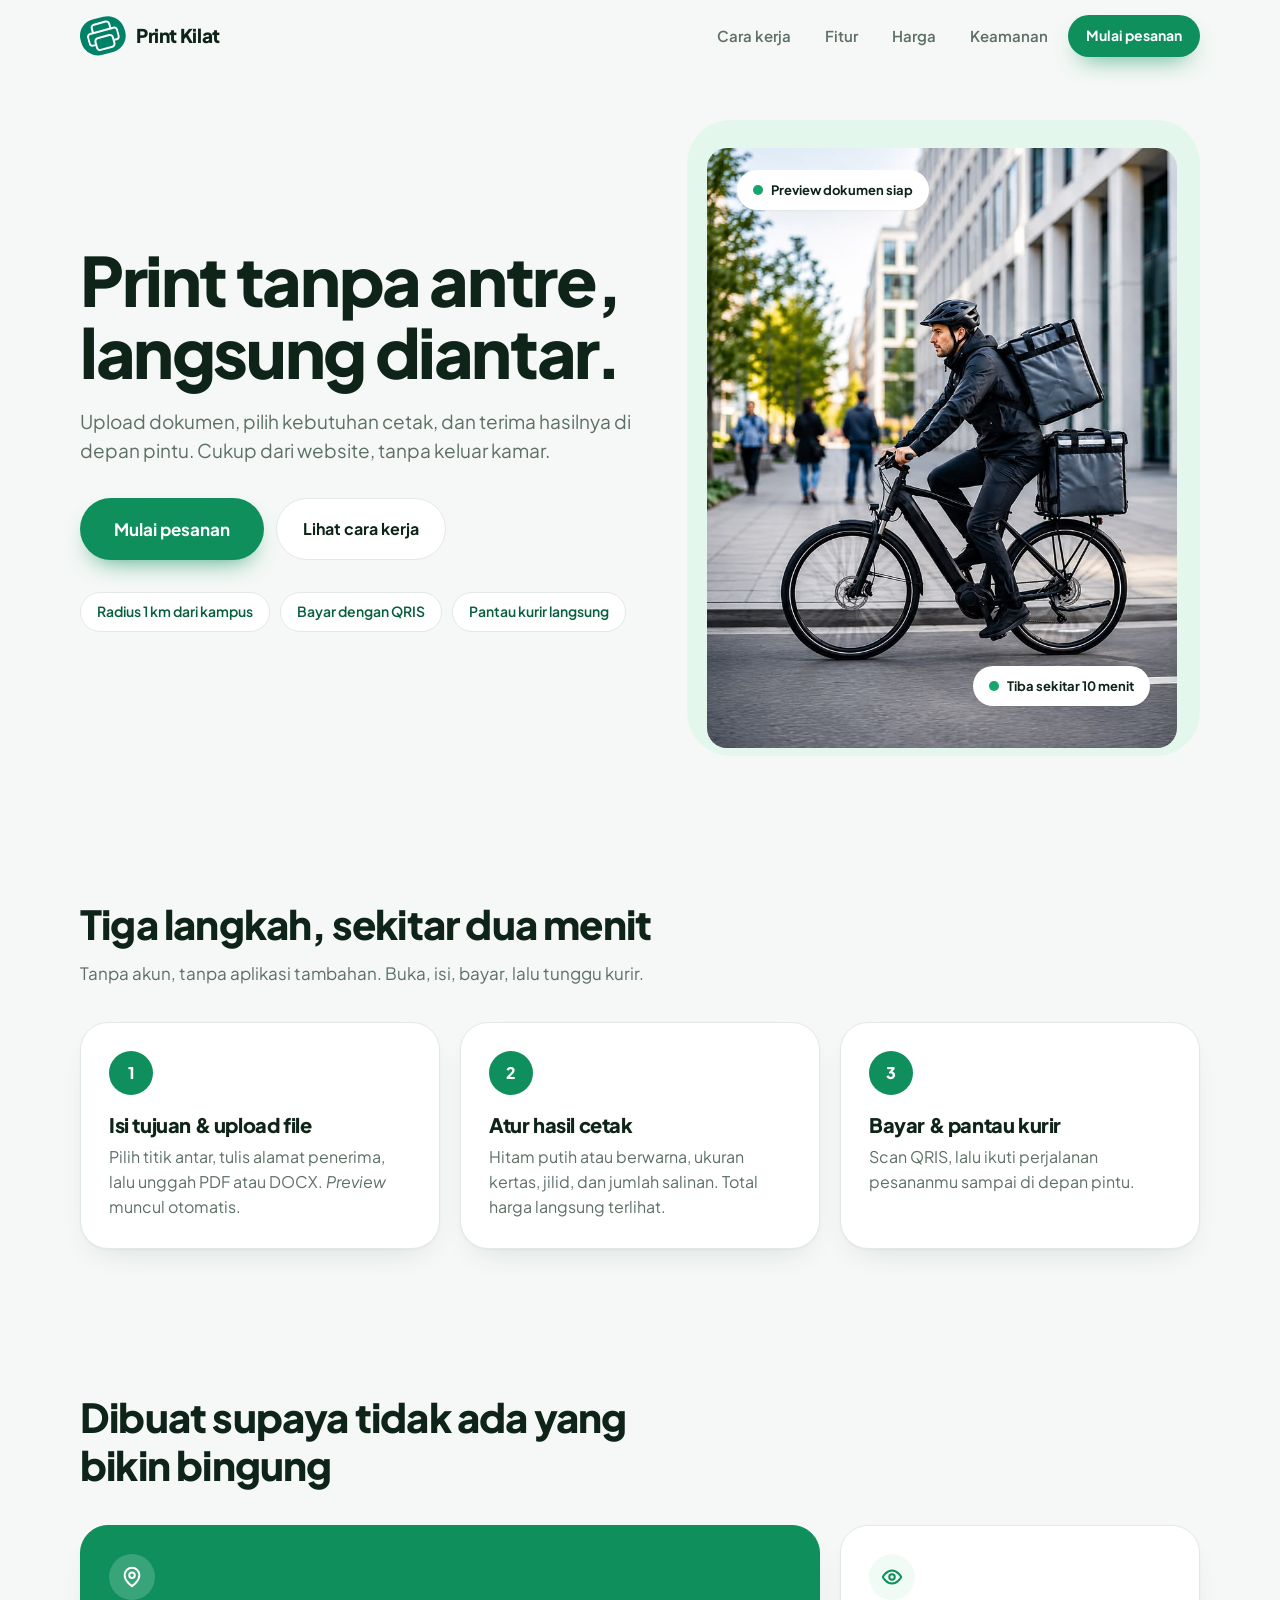
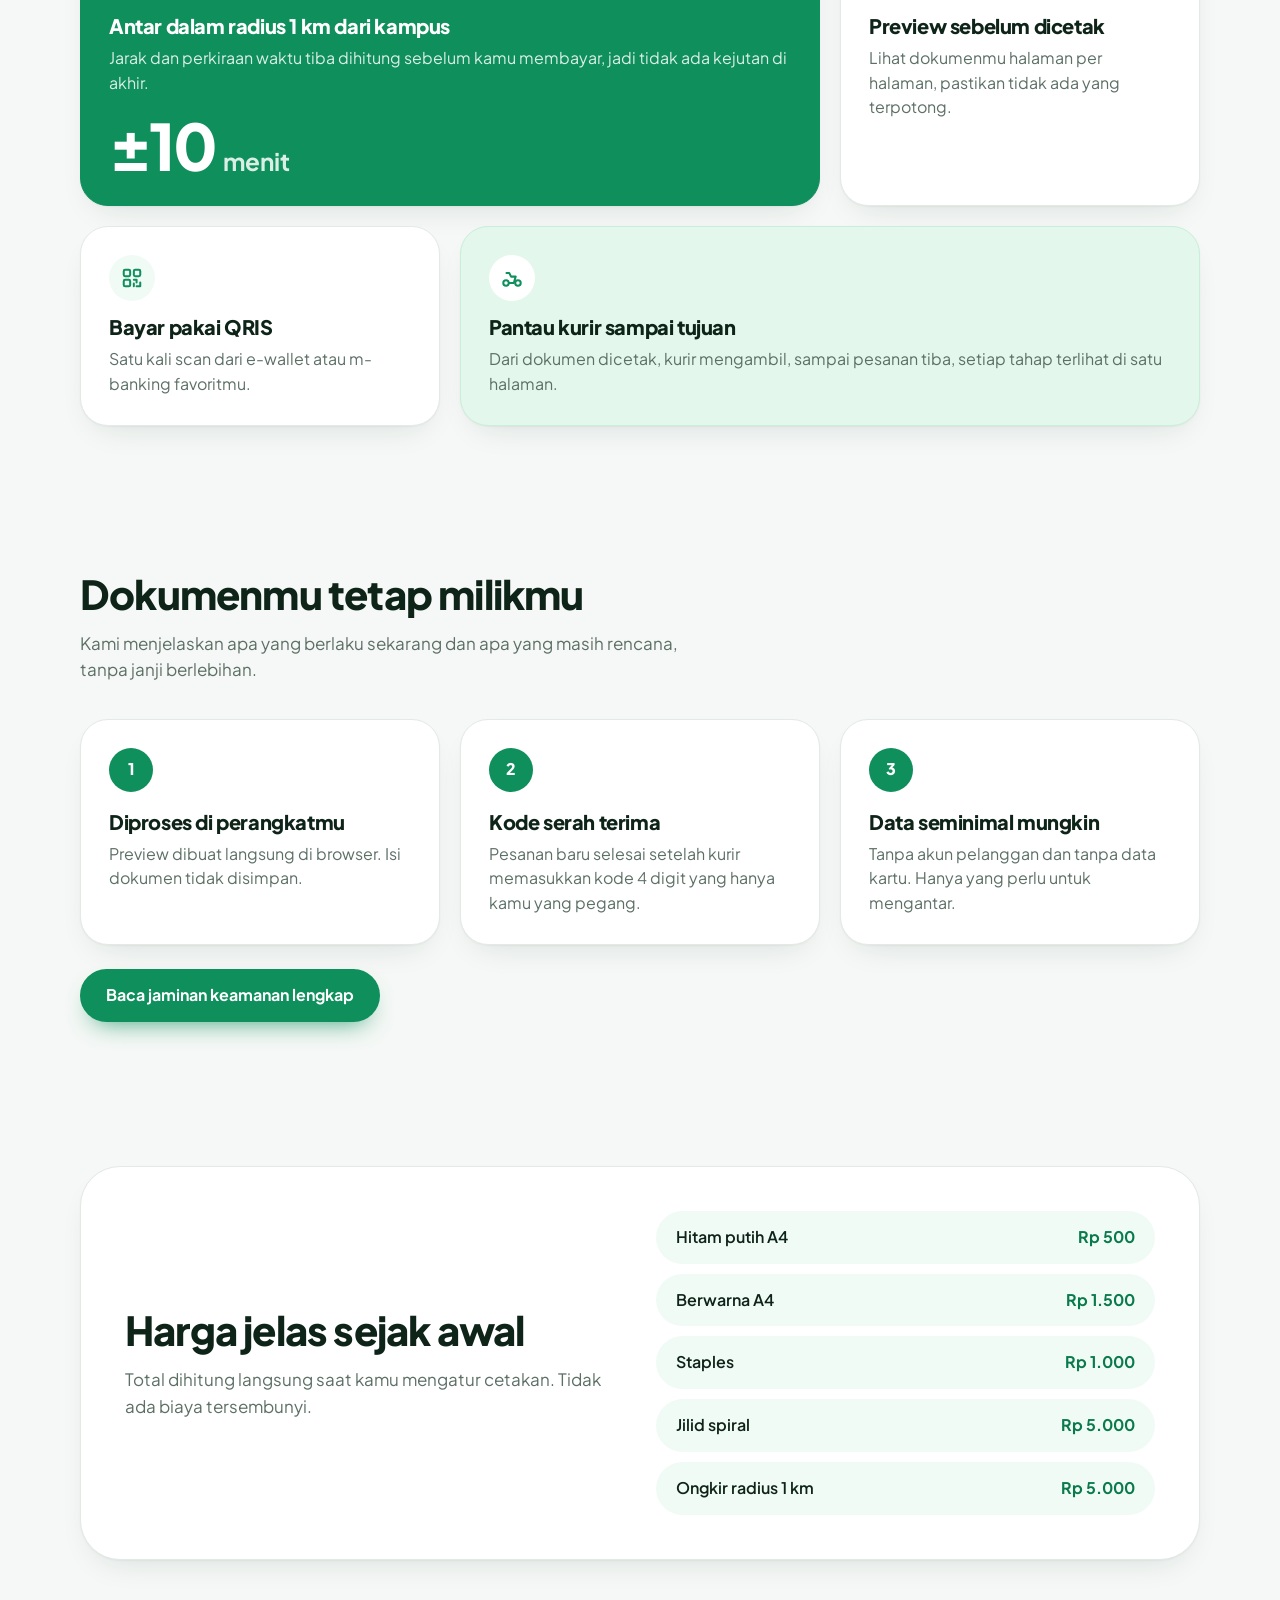
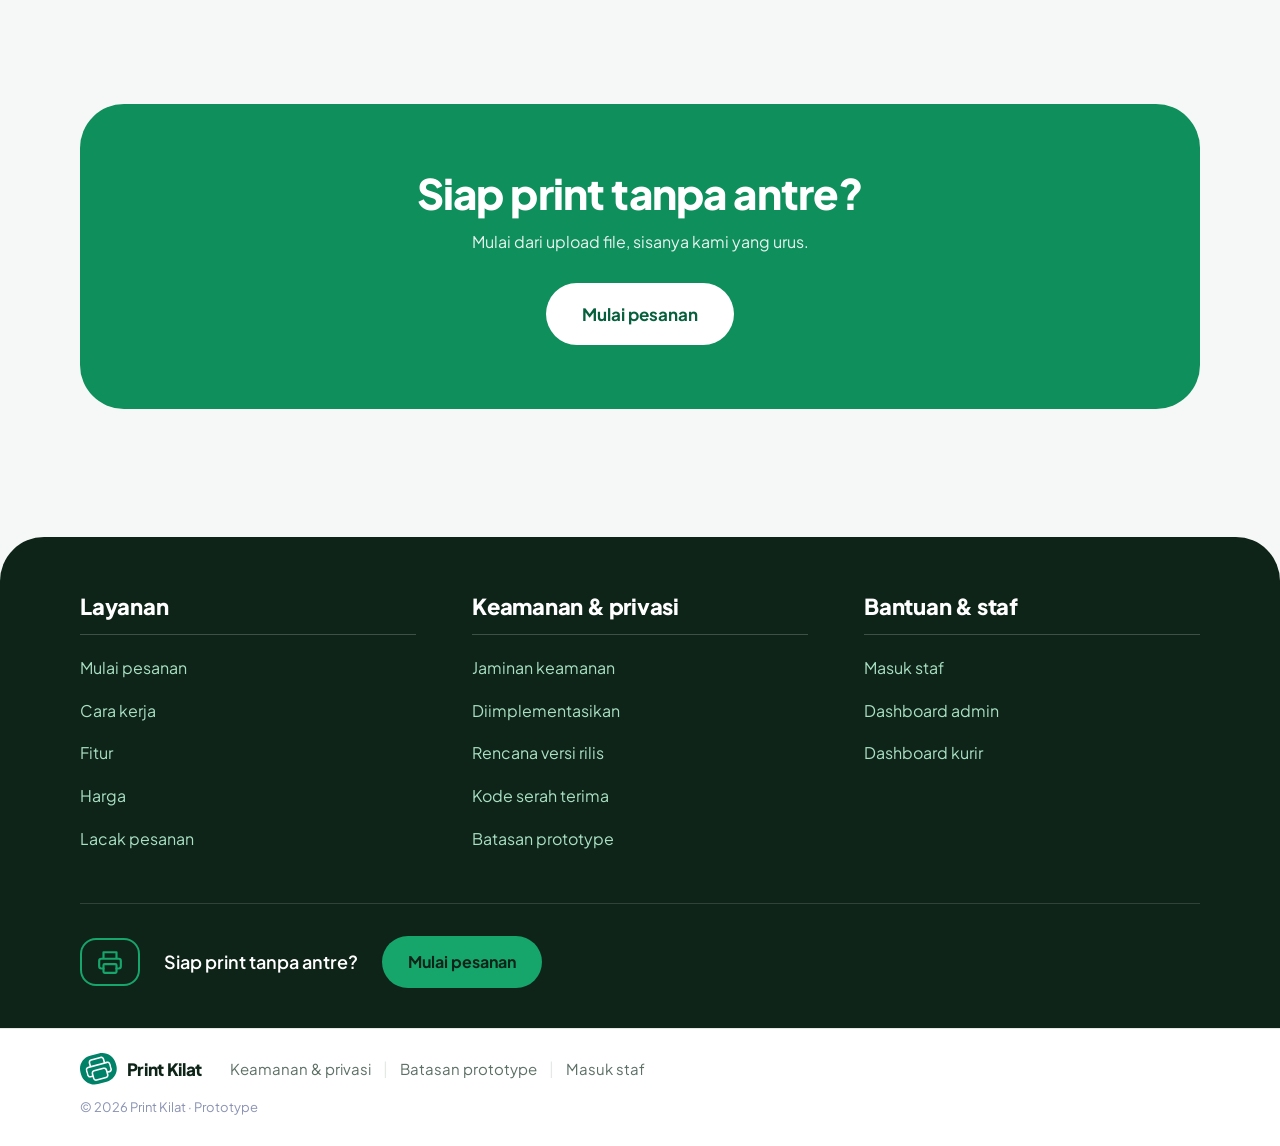
<file: index.html>
<!doctype html>
<html lang="id">
  <head>
    <meta charset="UTF-8" />
    <meta name="viewport" content="width=device-width, initial-scale=1.0" />
    <title>Print Kilat - Print tanpa antre</title>
    <meta
      name="description"
      content="Print Kilat — upload dokumen, pilih kebutuhan cetak, dan terima hasilnya tanpa antre."
    />
    <meta name="theme-color" content="#0e8f5c" />
    <link rel="icon" href="assets/logo.svg" type="image/svg+xml" />
    <link rel="preconnect" href="https://fonts.googleapis.com" />
    <link rel="preconnect" href="https://fonts.gstatic.com" crossorigin />
    <link
      href="https://fonts.googleapis.com/css2?family=Plus+Jakarta+Sans:wght@400;500;600;700;800&display=swap"
      rel="stylesheet"
    />
    <link rel="stylesheet" href="css/style.css" />
  </head>
  <body>
    <header class="site-header">
      <div class="container">
        <a class="logo" href="index.html" aria-label="Print Kilat, ke beranda">
          <img
            class="logo-img"
            src="assets/logo.svg"
            alt=""
            width="40"
            height="40"
          />
          <span class="logo-text">Print Kilat</span>
        </a>
        <nav class="nav" aria-label="Navigasi utama">
          <a class="link" href="#cara-kerja">Cara kerja</a>
          <a class="link" href="#fitur">Fitur</a>
          <a class="link" href="#harga">Harga</a>
          <a class="link" href="keamanan.html">Keamanan</a>
          <a class="btn btn-primary btn-sm" href="order.html">Mulai pesanan</a>
        </nav>
      </div>
    </header>

    <main>
      <section class="container hero">
        <div>
          <h1>Print tanpa antre, langsung diantar.</h1>
          <p class="hero-lead">
            Upload dokumen, pilih kebutuhan cetak, dan terima hasilnya di depan
            pintu. Cukup dari website, tanpa keluar kamar.
          </p>
          <div class="hero-cta">
            <a class="btn btn-primary" href="order.html">Mulai pesanan</a>
            <a class="btn btn-ghost" href="#cara-kerja">Lihat cara kerja</a>
          </div>
          <ul class="hero-facts" aria-label="Keunggulan singkat">
            <li>Radius 1 km dari kampus</li>
            <li>Bayar dengan QRIS</li>
            <li>Pantau kurir langsung</li>
          </ul>
        </div>

        <div class="hero-art" aria-hidden="true">
          <span class="art-chip c1"><i></i>Preview dokumen siap</span>
          <span class="art-chip c2"><i></i>Tiba sekitar 10 menit</span>
          <div class="image">
            <img src="assets/sepeda.jpg" alt="bike" width="400" height="600" />
          </div>
        </div>
      </section>

      <section class="section container" id="cara-kerja">
        <div class="section-head">
          <h2>Tiga langkah, sekitar dua menit</h2>
          <p>
            Tanpa akun, tanpa aplikasi tambahan. Buka, isi, bayar, lalu tunggu
            kurir.
          </p>
        </div>
        <div class="how">
          <article class="card">
            <div class="how-num">1</div>
            <h3>Isi tujuan &amp; upload file</h3>
            <p>
              Pilih titik antar, tulis alamat penerima, lalu unggah PDF atau
              DOCX. <i>Preview</i> muncul otomatis.
            </p>
          </article>
          <article class="card">
            <div class="how-num">2</div>
            <h3>Atur hasil cetak</h3>
            <p>
              Hitam putih atau berwarna, ukuran kertas, jilid, dan jumlah
              salinan. Total harga langsung terlihat.
            </p>
          </article>
          <article class="card">
            <div class="how-num">3</div>
            <h3>Bayar &amp; pantau kurir</h3>
            <p>
              Scan QRIS, lalu ikuti perjalanan pesananmu sampai di depan pintu.
            </p>
          </article>
        </div>
      </section>

      <section class="section container" id="fitur">
        <div class="section-head">
          <h2>Dibuat supaya tidak ada yang bikin bingung</h2>
        </div>
        <div class="bento">
          <article class="card wide">
            <span class="icon-badge"
              ><svg
                width="22"
                height="22"
                viewBox="0 0 24 24"
                fill="none"
                stroke="currentColor"
                stroke-width="2.2"
                stroke-linecap="round"
                stroke-linejoin="round"
                aria-hidden="true"
              >
                <path d="M20 10c0 6-8 12-8 12S4 16 4 10a8 8 0 0 1 16 0Z" />
                <circle cx="12" cy="10" r="3" /></svg
            ></span>
            <h3>Antar dalam radius 1 km dari kampus</h3>
            <p>
              Jarak dan perkiraan waktu tiba dihitung sebelum kamu membayar,
              jadi tidak ada kejutan di akhir.
            </p>
            <div class="big-metric">±10<small>menit</small></div>
          </article>
          <article class="card">
            <span class="icon-badge"
              ><svg
                width="22"
                height="22"
                viewBox="0 0 24 24"
                fill="none"
                stroke="currentColor"
                stroke-width="2.2"
                stroke-linecap="round"
                stroke-linejoin="round"
                aria-hidden="true"
              >
                <path d="M2 12s3.5-7 10-7 10 7 10 7-3.5 7-10 7S2 12 2 12Z" />
                <circle cx="12" cy="12" r="3" /></svg
            ></span>
            <h3>Preview sebelum dicetak</h3>
            <p>
              Lihat dokumenmu halaman per halaman, pastikan tidak ada yang
              terpotong.
            </p>
          </article>
          <article class="card">
            <span class="icon-badge"
              ><svg
                width="22"
                height="22"
                viewBox="0 0 24 24"
                fill="none"
                stroke="currentColor"
                stroke-width="2.2"
                stroke-linecap="round"
                stroke-linejoin="round"
                aria-hidden="true"
              >
                <rect x="3" y="3" width="7" height="7" rx="1.5" />
                <rect x="14" y="3" width="7" height="7" rx="1.5" />
                <rect x="3" y="14" width="7" height="7" rx="1.5" />
                <path d="M14 14h3v3m4 0v4h-4m-3-3v3" /></svg
            ></span>
            <h3>Bayar pakai QRIS</h3>
            <p>Satu kali scan dari e-wallet atau m-banking favoritmu.</p>
          </article>
          <article
            class="card wide"
            style="
              background: var(--mint-100);
              border-color: var(--mint-200);
              color: var(--ink);
            "
          >
            <span
              class="icon-badge"
              style="background: #fff; color: var(--green-600)"
              ><svg
                width="22"
                height="22"
                viewBox="0 0 24 24"
                fill="none"
                stroke="currentColor"
                stroke-width="2.2"
                stroke-linecap="round"
                stroke-linejoin="round"
                aria-hidden="true"
              >
                <circle cx="5.5" cy="17.5" r="3" />
                <circle cx="18.5" cy="17.5" r="3" />
                <path d="M8.5 17.5H14l2-7h-5l-2-4H6M14 10.5h2" /></svg
            ></span>
            <h3>Pantau kurir sampai tujuan</h3>
            <p style="color: var(--muted)">
              Dari dokumen dicetak, kurir mengambil, sampai pesanan tiba, setiap
              tahap terlihat di satu halaman.
            </p>
          </article>
        </div>
      </section>

      <section class="section container" id="keamanan">
        <div class="section-head">
          <h2>Dokumenmu tetap milikmu</h2>
          <p>
            Kami menjelaskan apa yang berlaku sekarang dan apa yang masih
            rencana, tanpa janji berlebihan.
          </p>
        </div>
        <div class="how">
          <article class="card">
            <div class="how-num">1</div>
            <h3>Diproses di perangkatmu</h3>
            <p>
              Preview dibuat langsung di browser. Isi dokumen tidak disimpan.
            </p>
          </article>
          <article class="card">
            <div class="how-num">2</div>
            <h3>Kode serah terima</h3>
            <p>
              Pesanan baru selesai setelah kurir memasukkan kode 4 digit yang
              hanya kamu yang pegang.
            </p>
          </article>
          <article class="card">
            <div class="how-num">3</div>
            <h3>Data seminimal mungkin</h3>
            <p>
              Tanpa akun pelanggan dan tanpa data kartu. Hanya yang perlu untuk
              mengantar.
            </p>
          </article>
        </div>
        <p style="margin-top: 24px">
          <a class="btn btn-primary" href="keamanan.html"
            >Baca jaminan keamanan lengkap</a
          >
        </p>
      </section>

      <section class="section container" id="harga">
        <div class="price-band">
          <div class="section-head" style="margin: 0">
            <h2>Harga jelas sejak awal</h2>
            <p>
              Total dihitung langsung saat kamu mengatur cetakan. Tidak ada
              biaya tersembunyi.
            </p>
          </div>
          <ul class="price-list">
            <li>Hitam putih A4 <strong data-price="pp.bw">…</strong></li>
            <li>Berwarna A4 <strong data-price="pp.color">…</strong></li>
            <li>Staples <strong data-price="bind.staples">…</strong></li>
            <li>Jilid spiral <strong data-price="bind.spiral">…</strong></li>
            <li>Ongkir radius 1 km <strong data-price="delivery">…</strong></li>
          </ul>
        </div>
      </section>

      <section class="section container">
        <div class="cta-band">
          <h2>Siap print tanpa antre?</h2>
          <p>Mulai dari upload file, sisanya kami yang urus.</p>
          <a class="btn" href="order.html">Mulai pesanan</a>
        </div>
      </section>
    </main>

    <footer class="site-footer" id="site-footer">
      <noscript
        ><div class="container kf-nojs">
          Print Kilat · <a href="index.html">Beranda</a> ·
          <a href="order.html">Mulai pesanan</a> ·
          <a href="keamanan.html">Keamanan</a> ·
          <a href="login.html">Masuk staf</a>
        </div></noscript
      >
    </footer>

    <script src="js/config.js"></script>
    <script src="js/footer.js"></script>
    <script src="js/landing.js"></script>
  </body>
</html>
</file>
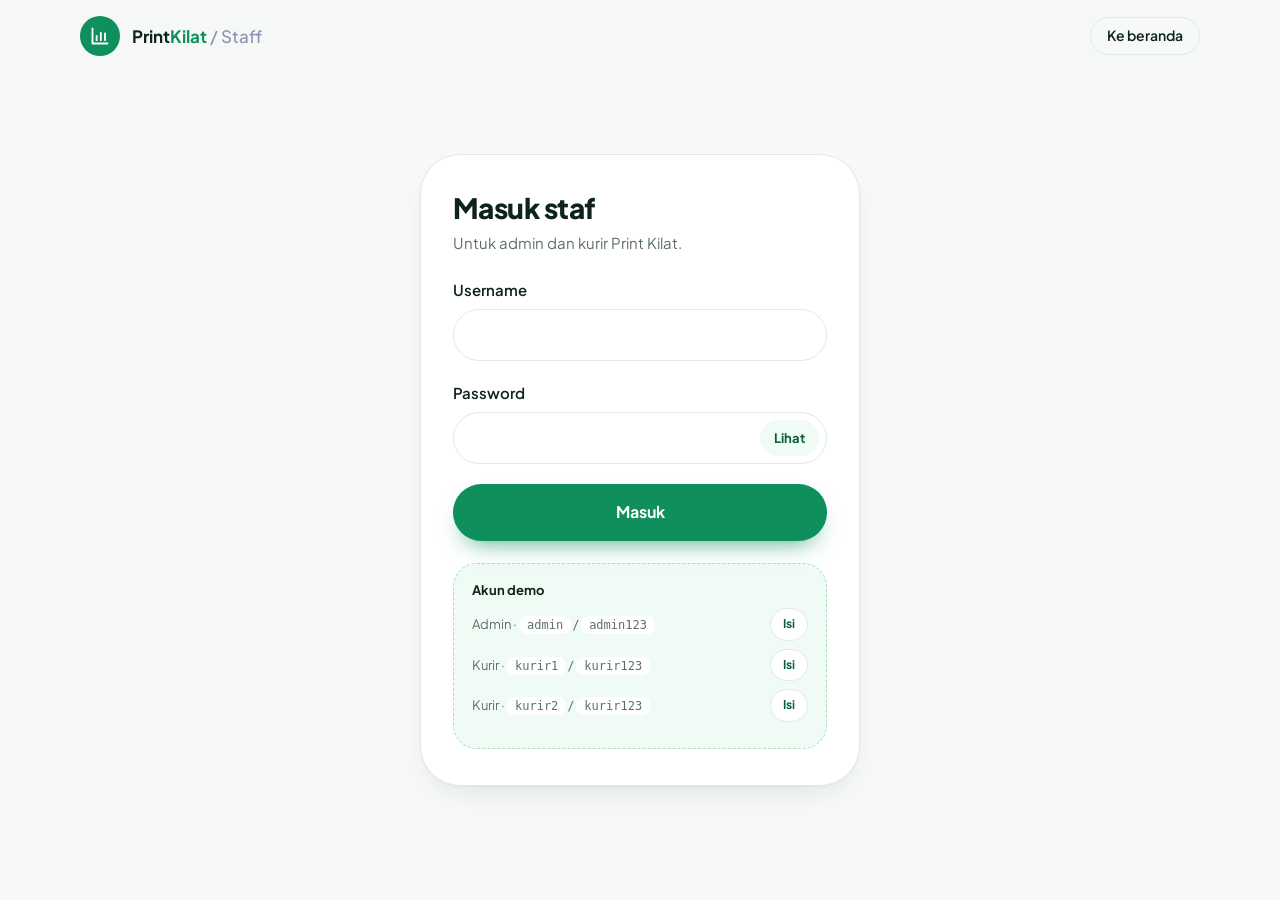
<file: admin.html>
<!doctype html>
<html lang="id">
  <head>
    <meta charset="UTF-8" />
    <meta name="viewport" content="width=device-width, initial-scale=1.0" />
    <meta name="theme-color" content="#0e8f5c" />
    <meta name="robots" content="noindex" />
    <link rel="icon" href="assets/logo.svg" type="image/svg+xml" />
    <link rel="preconnect" href="https://fonts.googleapis.com" />
    <link rel="preconnect" href="https://fonts.gstatic.com" crossorigin />
    <link
      href="https://fonts.googleapis.com/css2?family=Plus+Jakarta+Sans:wght@400;500;600;700;800&display=swap"
      rel="stylesheet"
    />
    <link rel="stylesheet" href="css/style.css" />
    <link rel="stylesheet" href="css/staff.css" />
    <title>Dashboard Admin - Print Kilat</title>
    <script src="js/config.js"></script>
    <script src="js/auth.js"></script>
    <script>
      window.KilatAuth.guard("admin");
    </script>
  </head>
  <body class="staff">
    <header class="site-header">
      <div class="container">
        <a class="staff-brand" href="admin.html"
          ><span class="staff-mark"
            ><svg
              width="20"
              height="20"
              viewBox="0 0 24 24"
              fill="none"
              stroke="currentColor"
              stroke-width="2.2"
              stroke-linecap="round"
              stroke-linejoin="round"
              aria-hidden="true"
            >
              <path d="M3 3v18h18M8 17v-5M13 17V8M18 17v-8" /></svg></span
          ><span class="staff-name">Print<b>Kilat</b> <i>/ Staff</i></span></a
        >
        <div class="staff-user">
          <span id="whoLabel"></span
          ><button type="button" class="pill-btn" id="btnLogout">Keluar</button>
        </div>
      </div>
    </header>

    <main class="container staff-main">
      <span class="role-chip">Admin dashboard</span>
      <h1 id="hello">Halo, Admin.</h1>
      <p class="lead">Pantau alur pesanan Print Kilat dari satu tempat.</p>

      <section class="stat-grid" aria-label="Ringkasan">
        <div class="stat">
          <span class="icon-badge"
            ><svg
              width="20"
              height="20"
              viewBox="0 0 24 24"
              fill="none"
              stroke="currentColor"
              stroke-width="2.2"
              stroke-linecap="round"
              stroke-linejoin="round"
              aria-hidden="true"
            >
              <rect x="5" y="3" width="14" height="18" rx="3" />
              <path d="M9 3h6v3H9zM9 11h6M9 15h6" /></svg
          ></span>
          <p class="stat-label">Total pesanan</p>
          <p class="stat-value" id="statTotal">0</p>
        </div>
        <div class="stat">
          <span class="icon-badge"
            ><svg
              width="20"
              height="20"
              viewBox="0 0 24 24"
              fill="none"
              stroke="currentColor"
              stroke-width="2.2"
              stroke-linecap="round"
              stroke-linejoin="round"
              aria-hidden="true"
            >
              <path d="M3 6h11v10H3zM14 9h4l3 3v4h-7" />
              <circle cx="7" cy="18" r="2" />
              <circle cx="17" cy="18" r="2" /></svg
          ></span>
          <p class="stat-label">Masih berjalan</p>
          <p class="stat-value" id="statRunning">0</p>
        </div>
        <div class="stat">
          <span class="icon-badge"
            ><svg
              width="20"
              height="20"
              viewBox="0 0 24 24"
              fill="none"
              stroke="currentColor"
              stroke-width="2.2"
              stroke-linecap="round"
              stroke-linejoin="round"
              aria-hidden="true"
            >
              <path d="M3 3v18h18M8 17v-5M13 17V8M18 17v-8" /></svg
          ></span>
          <p class="stat-label">Pendapatan</p>
          <p class="stat-value" id="statRevenue">Rp0</p>
        </div>
      </section>

      <section class="card list-card" aria-labelledby="listTitle">
        <div class="list-head">
          <h2 id="listTitle">Pesanan terbaru</h2>
          <span class="count-chip" id="countChip">0 order</span>
        </div>
        <div
          class="filters"
          id="filters"
          role="group"
          aria-label="Filter pesanan"
        ></div>
        <div class="order-list" id="orderList"></div>
      </section>

      <div class="demo-tools">
        <p>
          Alat demo. Data pesanan tersimpan di browser ini saja, jadi pesanan
          dari perangkat lain tidak akan muncul di sini.
        </p>
        <button type="button" class="btn btn-ghost btn-sm" id="btnSeed">
          Isi data contoh
        </button>
        <button type="button" class="btn btn-ghost btn-sm" id="btnClear">
          Hapus semua data
        </button>
      </div>
    </main>

    <script src="js/db.js"></script>
    <script src="js/pricing.js"></script>
    <script src="js/orderview.js"></script>
    <script src="js/admin.js"></script>
  </body>
</html>
</file>
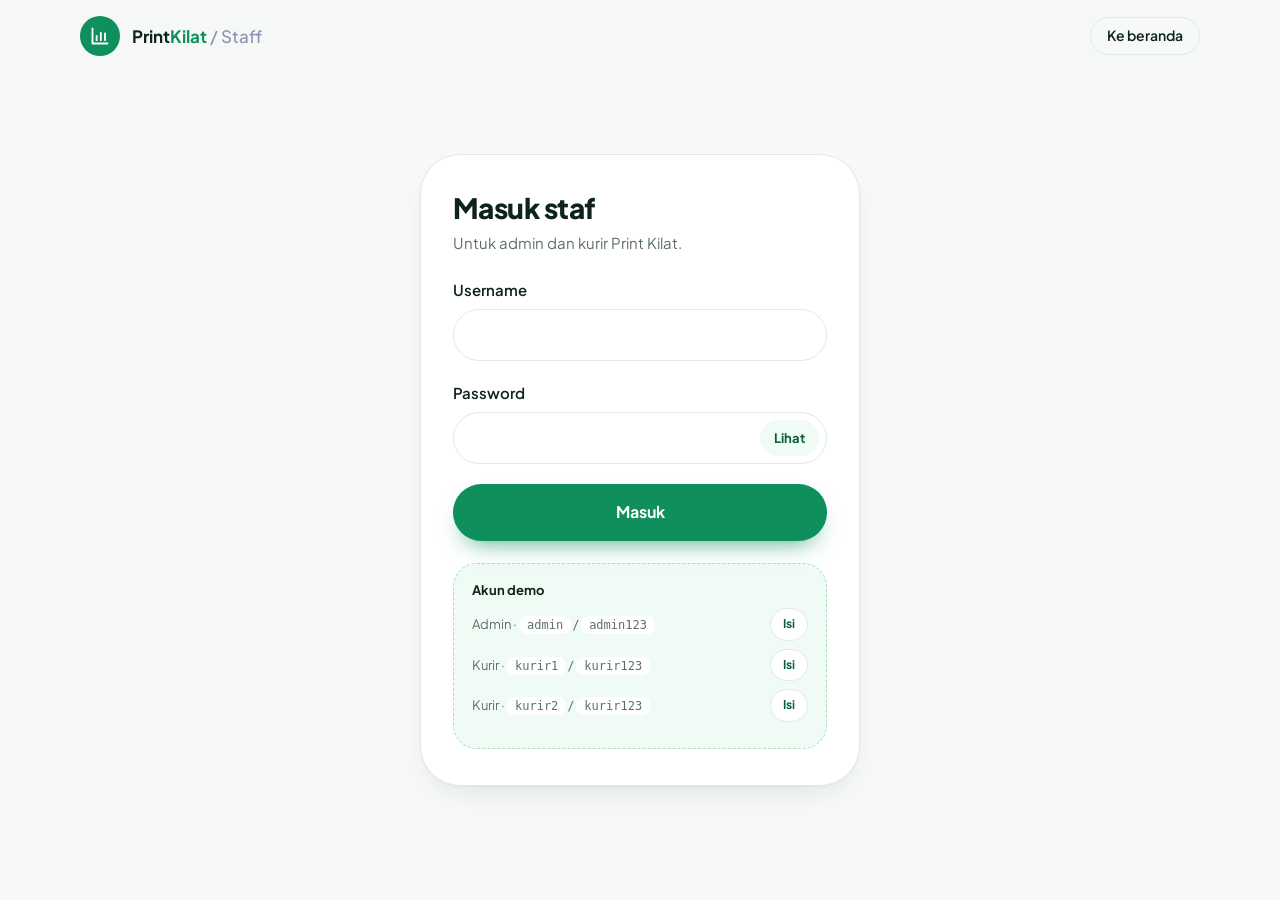
<file: courier.html>
<!doctype html>
<html lang="id">
  <head>
    <meta charset="UTF-8" />
    <meta name="viewport" content="width=device-width, initial-scale=1.0" />
    <meta name="theme-color" content="#0e8f5c" />
    <meta name="robots" content="noindex" />
    <title>Dashboard Kurir - Print Kilat</title>
    <link rel="icon" href="assets/logo.svg" type="image/svg+xml" />
    <link rel="preconnect" href="https://fonts.googleapis.com" />
    <link rel="preconnect" href="https://fonts.gstatic.com" crossorigin />
    <link
      href="https://fonts.googleapis.com/css2?family=Plus+Jakarta+Sans:wght@400;500;600;700;800&display=swap"
      rel="stylesheet"
    />
    <link rel="stylesheet" href="css/style.css" />
    <link rel="stylesheet" href="css/staff.css" />
    <script src="js/config.js"></script>
    <script src="js/auth.js"></script>
    <script>
      window.KilatAuth.guard("courier");
    </script>
  </head>
  <body class="staff">
    <header class="site-header">
      <div class="container">
        <a class="staff-brand" href="courier.html"
          ><span class="staff-mark"
            ><svg
              width="20"
              height="20"
              viewBox="0 0 24 24"
              fill="none"
              stroke="currentColor"
              stroke-width="2.2"
              stroke-linecap="round"
              stroke-linejoin="round"
              aria-hidden="true"
            >
              <path d="M3 3v18h18M8 17v-5M13 17V8M18 17v-9" /></svg></span
          ><span class="staff-name">Print<b>Kilat</b> <i>/ Staff</i></span></a
        >
        <div class="staff-user">
          <span id="whoLabel"></span
          ><button type="button" class="pill-btn" id="btnLogout">Keluar</button>
        </div>
      </div>
    </header>

    <main class="container staff-main">
      <span class="role-chip">Courier dashboard</span>
      <h1 id="hello">Halo, kurir.</h1>
      <p class="lead">Pantau alur pesanan Print Kilat dari satu tempat.</p>

      <section class="card tasks-card" aria-labelledby="tasksTitle">
        <div class="card-head">
          <div>
            <h2 id="tasksTitle">Tugas pengantaran</h2>
            <p class="sub">Klik tombol untuk mensimulasikan progres pesanan.</p>
          </div>
          <span class="icon-badge"
            ><svg
              width="20"
              height="20"
              viewBox="0 0 24 24"
              fill="none"
              stroke="currentColor"
              stroke-width="2.2"
              stroke-linecap="round"
              stroke-linejoin="round"
              aria-hidden="true"
            >
              <path d="M3 6h11v10H3zM14 9h4l3 3v4h-7" />
              <circle cx="7" cy="18" r="2" />
              <circle cx="17" cy="18" r="2" /></svg
          ></span>
        </div>
        <p class="task-msg" id="taskMsg" role="alert" hidden></p>
        <div class="task-list" id="taskList" aria-live="polite"></div>
      </section>

      <section class="done-list" id="doneBox" hidden>
        <h3>Sudah kamu selesaikan</h3>
        <div id="doneList"></div>
      </section>
    </main>

    <script src="js/db.js"></script>
    <script src="js/orderview.js"></script>
    <script src="js/courier.js"></script>
  </body>
</html>
</file>
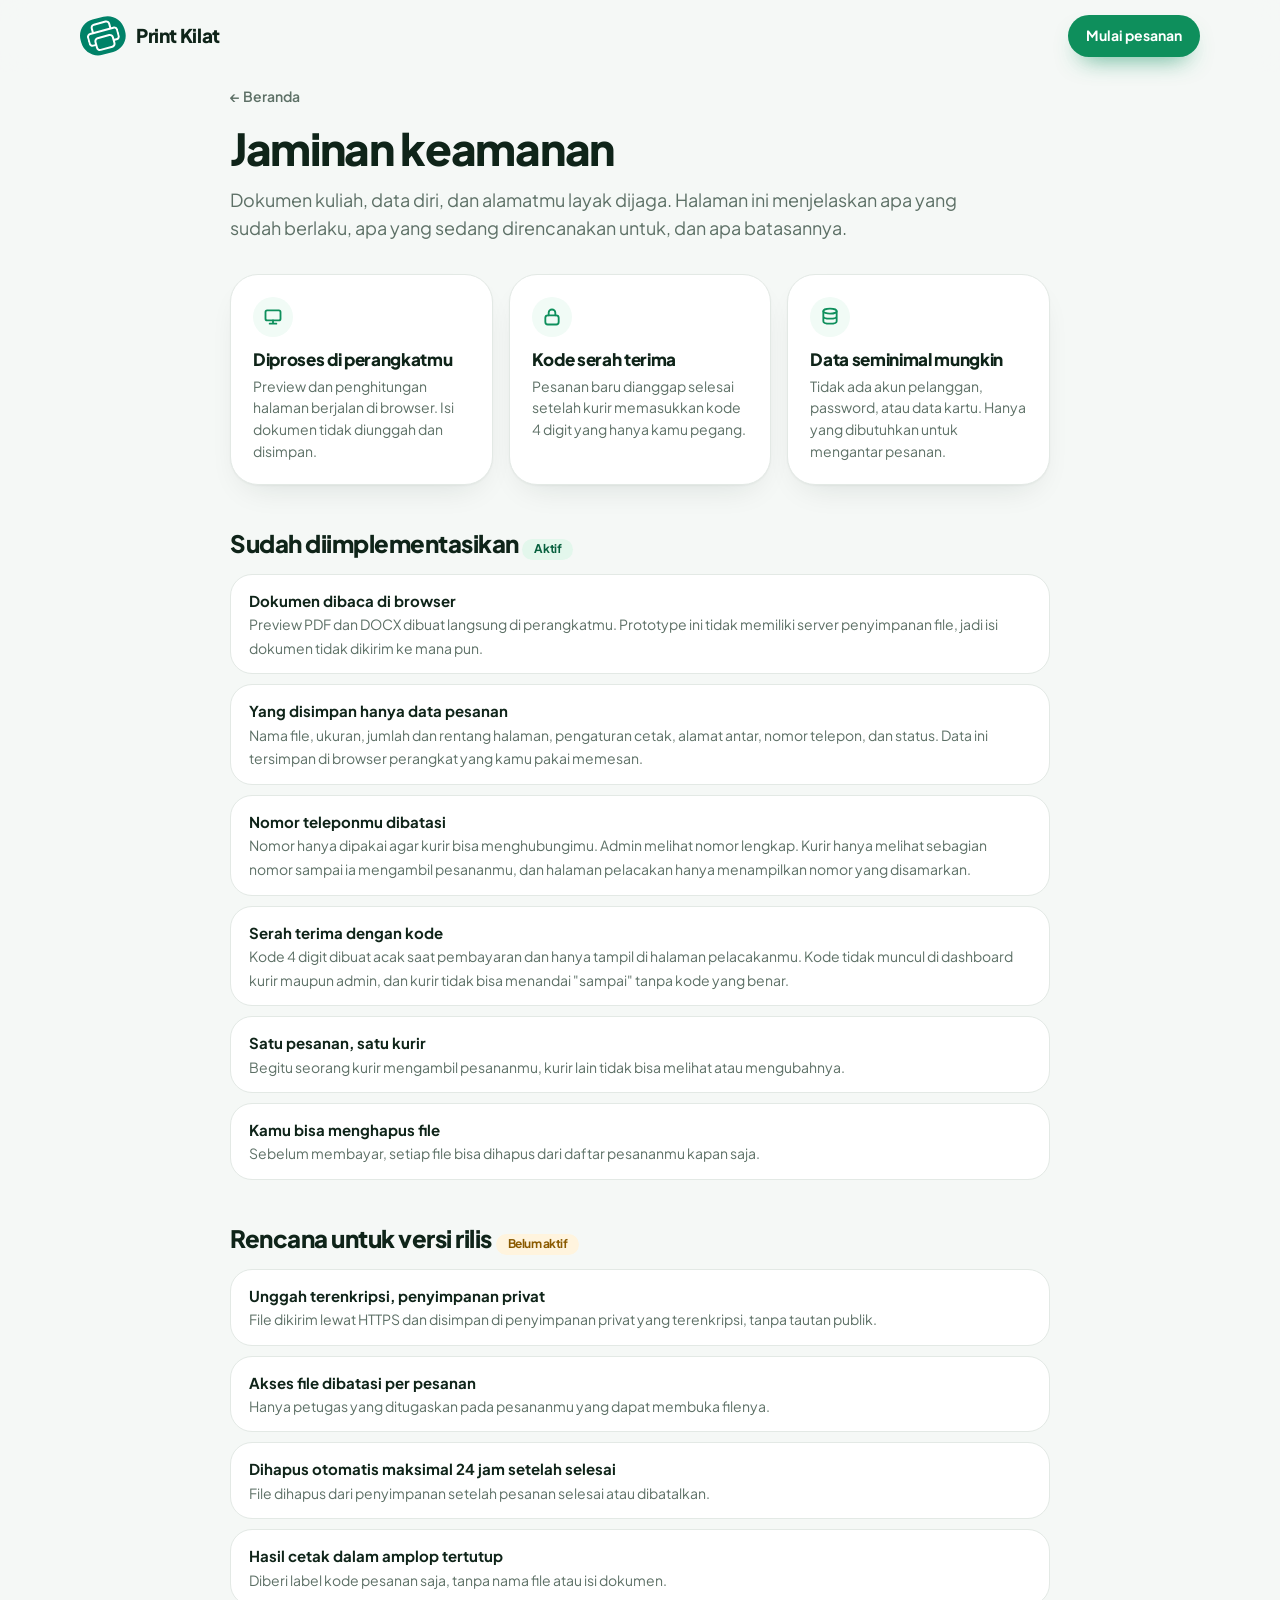
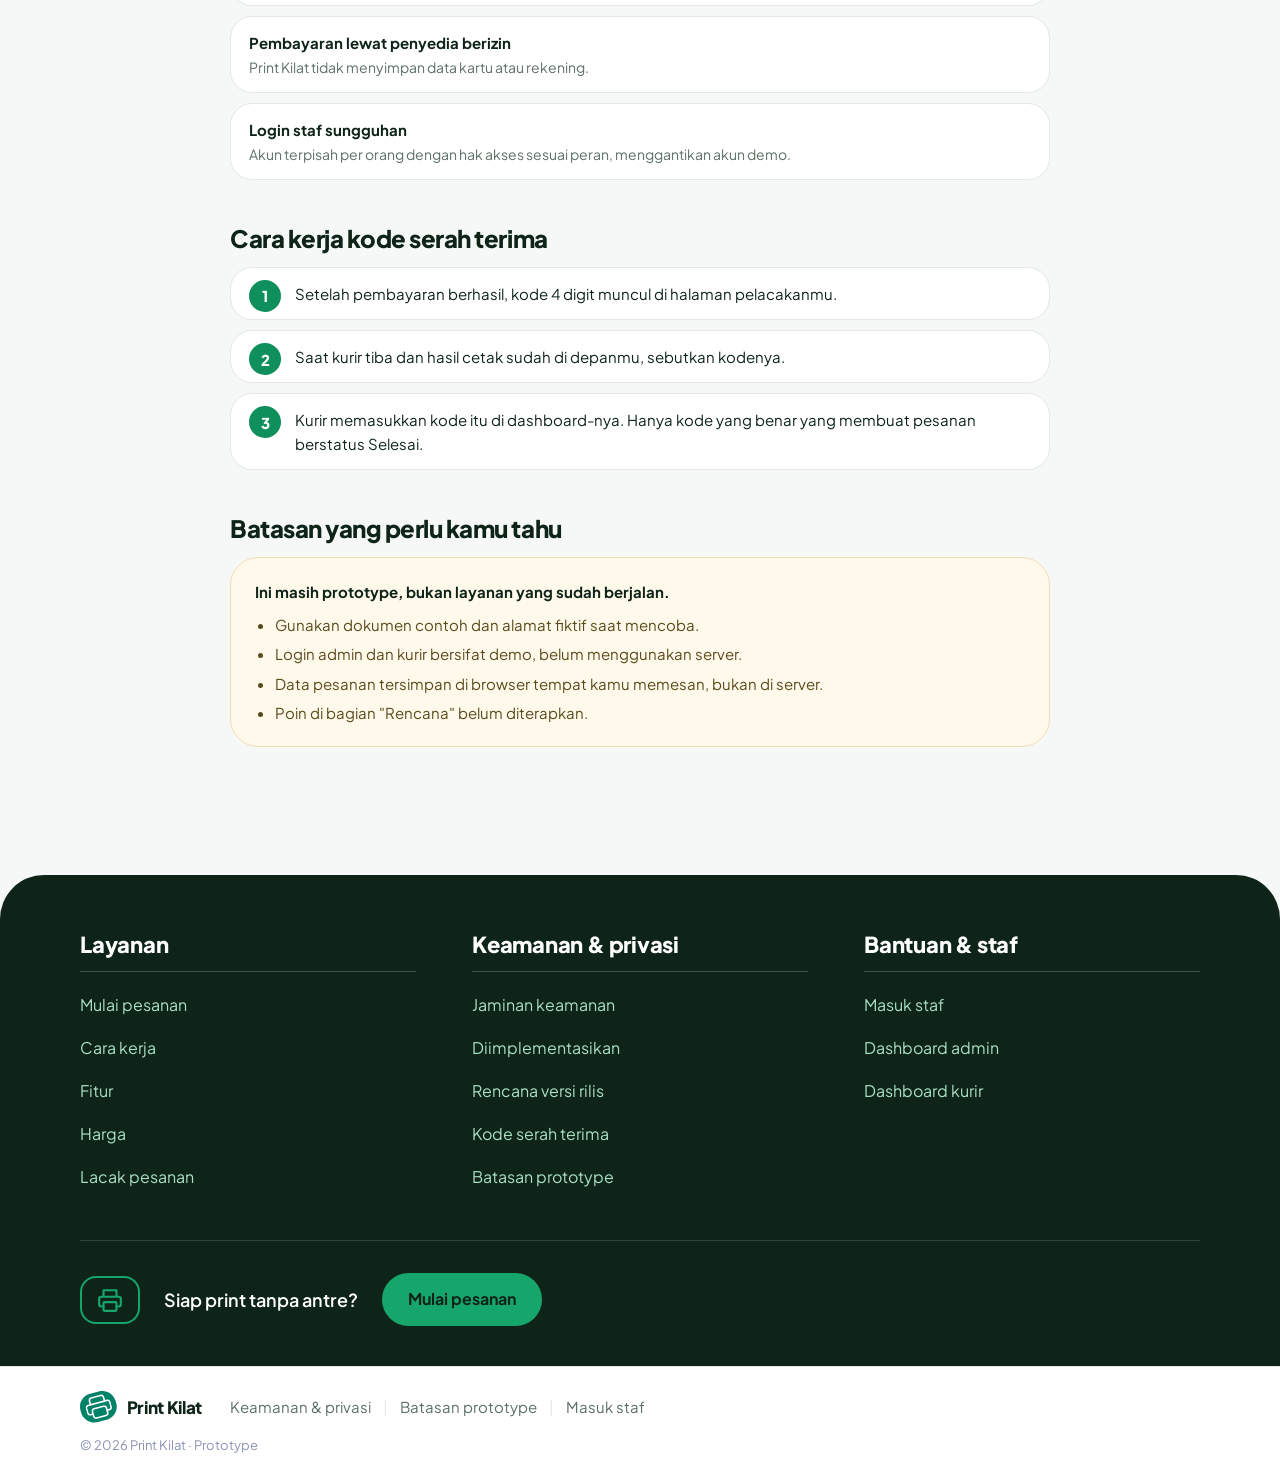
<file: keamanan.html>
<!doctype html>
<html lang="id">
  <head>
    <meta charset="UTF-8" />
    <meta name="viewport" content="width=device-width, initial-scale=1.0" />
    <title>Jaminan Keamanan - Print Kilat</title>
    <meta
      name="description"
      content="Apa yang dilakukan Print Kilat untuk menjaga dokumen dan data pelanggan, apa yang sudah berlaku di prototype, dan apa yang direncanakan."
    />
    <meta name="theme-color" content="#0e8f5c" />
    <link rel="icon" href="assets/logo.svg" type="image/svg+xml" />
    <link rel="preconnect" href="https://fonts.googleapis.com" />
    <link rel="preconnect" href="https://fonts.gstatic.com" crossorigin />
    <link
      href="https://fonts.googleapis.com/css2?family=Plus+Jakarta+Sans:wght@400;500;600;700;800&display=swap"
      rel="stylesheet"
    />
    <link rel="stylesheet" href="css/style.css" />
  </head>
  <body>
    <header class="site-header">
      <div class="container">
        <a class="logo" href="index.html" aria-label="Print Kilat, ke beranda">
          <img
            class="logo-img"
            src="assets/logo.svg"
            alt=""
            width="40"
            height="40"
          />
          <span class="logo-text">Print Kilat</span>
        </a>
        <nav class="nav" aria-label="Navigasi utama">
          <a class="btn btn-primary btn-sm" href="order.html">Mulai pesanan</a>
        </nav>
      </div>
    </header>

    <main class="container doc-page">
      <a class="back" href="index.html">← Beranda</a>
      <h1>Jaminan keamanan</h1>
      <p class="lead">
        Dokumen kuliah, data diri, dan alamatmu layak dijaga. Halaman ini
        menjelaskan apa yang sudah berlaku, apa yang sedang direncanakan untuk,
        dan apa batasannya.
      </p>

      <div class="sec-grid">
        <article class="card">
          <span class="icon-badge"
            ><svg
              width="20"
              height="20"
              viewBox="0 0 24 24"
              fill="none"
              stroke="currentColor"
              stroke-width="2.2"
              stroke-linecap="round"
              stroke-linejoin="round"
              aria-hidden="true"
            >
              <rect x="3" y="4" width="18" height="12" rx="2" />
              <path d="M8 20h8M12 16v4" /></svg
          ></span>
          <h3>Diproses di perangkatmu</h3>
          <p>
            Preview dan penghitungan halaman berjalan di browser. Isi dokumen
            tidak diunggah dan disimpan.
          </p>
        </article>
        <article class="card">
          <span class="icon-badge"
            ><svg
              width="20"
              height="20"
              viewBox="0 0 24 24"
              fill="none"
              stroke="currentColor"
              stroke-width="2.2"
              stroke-linecap="round"
              stroke-linejoin="round"
              aria-hidden="true"
            >
              <rect x="4" y="10" width="16" height="11" rx="3" />
              <path d="M8 10V7a4 4 0 0 1 8 0v3" /></svg
          ></span>
          <h3>Kode serah terima</h3>
          <p>
            Pesanan baru dianggap selesai setelah kurir memasukkan kode 4 digit
            yang hanya kamu pegang.
          </p>
        </article>
        <article class="card">
          <span class="icon-badge"
            ><svg
              width="20"
              height="20"
              viewBox="0 0 24 24"
              fill="none"
              stroke="currentColor"
              stroke-width="2.2"
              stroke-linecap="round"
              stroke-linejoin="round"
              aria-hidden="true"
            >
              <ellipse cx="12" cy="5" rx="8" ry="3" />
              <path
                d="M4 5v6c0 1.7 3.6 3 8 3s8-1.3 8-3V5M4 11v6c0 1.7 3.6 3 8 3s8-1.3 8-3v-6"
              /></svg
          ></span>
          <h3>Data seminimal mungkin</h3>
          <p>
            Tidak ada akun pelanggan, password, atau data kartu. Hanya yang
            dibutuhkan untuk mengantar pesanan.
          </p>
        </article>
      </div>

      <h2 id="aktif">
        Sudah diimplementasikan <span class="badge-live">Aktif</span>
      </h2>
      <ul class="check-list">
        <li>
          <div>
            <b>Dokumen dibaca di browser</b
            ><span class="desc"
              >Preview PDF dan DOCX dibuat langsung di perangkatmu. Prototype
              ini tidak memiliki server penyimpanan file, jadi isi dokumen tidak
              dikirim ke mana pun.</span
            >
          </div>
        </li>
        <li>
          <div>
            <b>Yang disimpan hanya data pesanan</b
            ><span class="desc"
              >Nama file, ukuran, jumlah dan rentang halaman, pengaturan cetak,
              alamat antar, nomor telepon, dan status. Data ini tersimpan di
              browser perangkat yang kamu pakai memesan.</span
            >
          </div>
        </li>
        <li>
          <div>
            <b>Nomor teleponmu dibatasi</b
            ><span class="desc"
              >Nomor hanya dipakai agar kurir bisa menghubungimu. Admin melihat
              nomor lengkap. Kurir hanya melihat sebagian nomor sampai ia
              mengambil pesananmu, dan halaman pelacakan hanya menampilkan
              nomor yang disamarkan.</span
            >
          </div>
        </li>
        <li>
          <div>
            <b>Serah terima dengan kode</b
            ><span class="desc"
              >Kode 4 digit dibuat acak saat pembayaran dan hanya tampil di
              halaman pelacakanmu. Kode tidak muncul di dashboard kurir maupun
              admin, dan kurir tidak bisa menandai "sampai" tanpa kode yang
              benar.</span
            >
          </div>
        </li>
        <li>
          <div>
            <b>Satu pesanan, satu kurir</b
            ><span class="desc"
              >Begitu seorang kurir mengambil pesananmu, kurir lain tidak bisa
              melihat atau mengubahnya.</span
            >
          </div>
        </li>
        <li>
          <div>
            <b>Kamu bisa menghapus file</b
            ><span class="desc"
              >Sebelum membayar, setiap file bisa dihapus dari daftar pesananmu
              kapan saja.</span
            >
          </div>
        </li>
      </ul>

      <h2 id="rencana">
        Rencana untuk versi rilis <span class="badge-plan">Belum aktif</span>
      </h2>
      <ul class="check-list">
        <li>
          <div>
            <b>Unggah terenkripsi, penyimpanan privat</b
            ><span class="desc"
              >File dikirim lewat HTTPS dan disimpan di penyimpanan privat yang
              terenkripsi, tanpa tautan publik.</span
            >
          </div>
        </li>
        <li>
          <div>
            <b>Akses file dibatasi per pesanan</b
            ><span class="desc"
              >Hanya petugas yang ditugaskan pada pesananmu yang dapat membuka
              filenya.</span
            >
          </div>
        </li>
        <li>
          <div>
            <b>Dihapus otomatis maksimal 24 jam setelah selesai</b
            ><span class="desc"
              >File dihapus dari penyimpanan setelah pesanan selesai atau
              dibatalkan.</span
            >
          </div>
        </li>
        <li>
          <div>
            <b>Hasil cetak dalam amplop tertutup</b
            ><span class="desc"
              >Diberi label kode pesanan saja, tanpa nama file atau isi
              dokumen.</span
            >
          </div>
        </li>
        <li>
          <div>
            <b>Pembayaran lewat penyedia berizin</b
            ><span class="desc"
              >Print Kilat tidak menyimpan data kartu atau rekening.</span
            >
          </div>
        </li>
        <li>
          <div>
            <b>Login staf sungguhan</b
            ><span class="desc"
              >Akun terpisah per orang dengan hak akses sesuai peran,
              menggantikan akun demo.</span
            >
          </div>
        </li>
      </ul>

      <h2 id="kode">Cara kerja kode serah terima</h2>
      <ol class="steps-inline">
        <li>
          Setelah pembayaran berhasil, kode 4 digit muncul di halaman
          pelacakanmu.
        </li>
        <li>
          Saat kurir tiba dan hasil cetak sudah di depanmu, sebutkan kodenya.
        </li>
        <li>
          Kurir memasukkan kode itu di dashboard-nya. Hanya kode yang benar yang
          membuat pesanan berstatus Selesai.
        </li>
      </ol>

      <h2 id="batasan">Batasan yang perlu kamu tahu</h2>
      <div class="honest">
        <b>Ini masih prototype, bukan layanan yang sudah berjalan.</b>
        <ul>
          <li>Gunakan dokumen contoh dan alamat fiktif saat mencoba.</li>
          <li>
            Login admin dan kurir bersifat demo, belum menggunakan server.
          </li>
          <li>
            Data pesanan tersimpan di browser tempat kamu memesan, bukan di
            server.
          </li>
          <li>Poin di bagian "Rencana" belum diterapkan.</li>
        </ul>
      </div>

      <p id="contact" class="hint" style="margin-top: 28px" hidden></p>
    </main>

    <footer class="site-footer" id="site-footer">
      <noscript
        ><div class="container kf-nojs">
          Print Kilat · <a href="index.html">Beranda</a> ·
          <a href="order.html">Mulai pesanan</a> ·
          <a href="keamanan.html">Keamanan</a> ·
          <a href="login.html">Masuk staf</a>
        </div></noscript
      >
    </footer>

    <script src="js/config.js"></script>
    <script src="js/footer.js"></script>
    <script>
      (function () {
        var c = window.KILAT_CONFIG && window.KILAT_CONFIG.supportContact;
        if (!c) return;
        var p = document.getElementById("contact");
        p.textContent = "Pertanyaan keamanan atau permintaan hapus data: " + c;
        p.hidden = false;
      })();
    </script>
  </body>
</html>
</file>
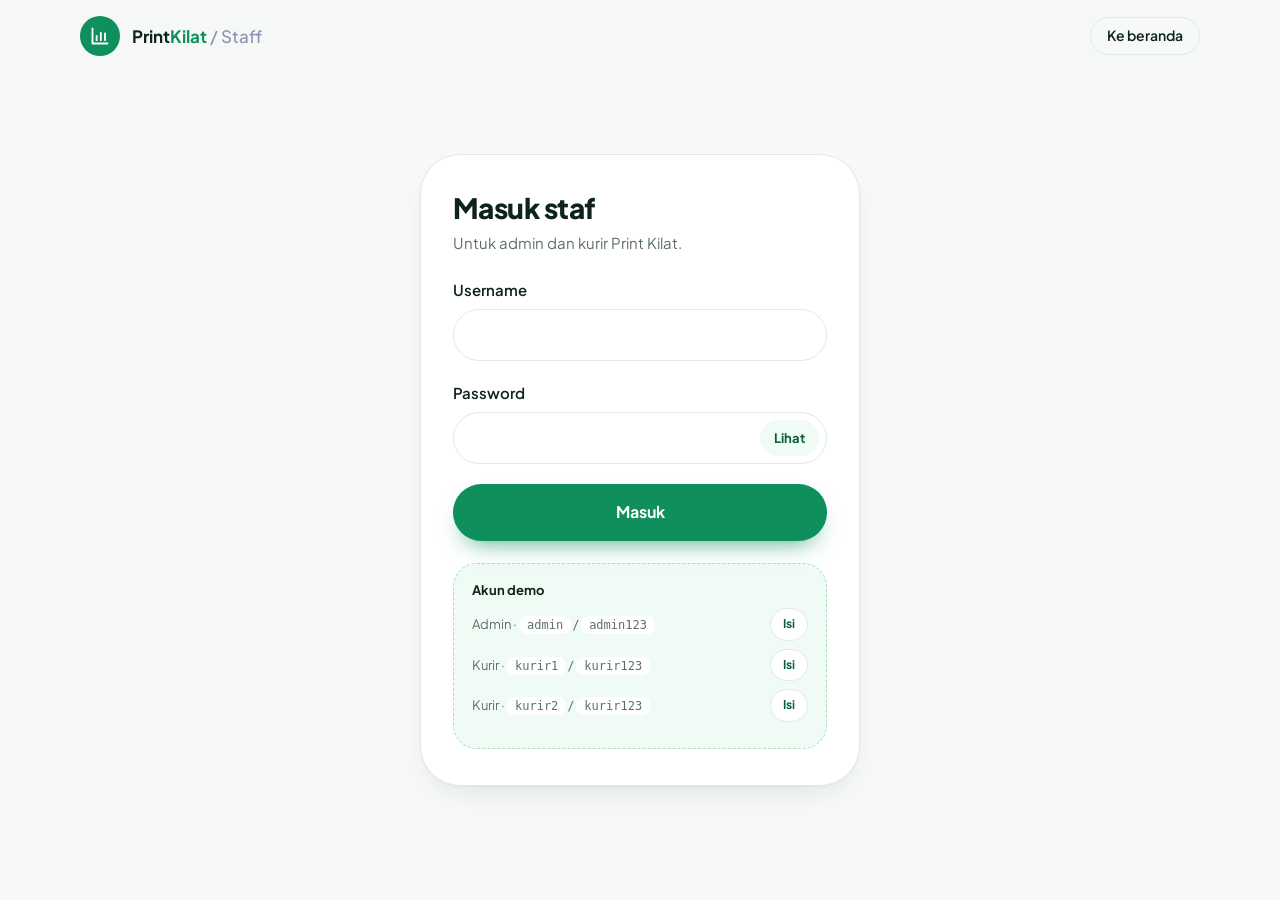
<file: login.html>
<!doctype html>
<html lang="id">
  <head>
    <meta charset="UTF-8" />
    <meta name="viewport" content="width=device-width, initial-scale=1.0" />
    <meta name="theme-color" content="#0e8f5c" />
    <meta name="robots" content="noindex" />
    <link rel="icon" href="assets/logo.svg" type="image/svg+xml" />
    <link rel="preconnect" href="https://fonts.googleapis.com" />
    <link rel="preconnect" href="https://fonts.gstatic.com" crossorigin />
    <link
      href="https://fonts.googleapis.com/css2?family=Plus+Jakarta+Sans:wght@400;500;600;700;800&display=swap"
      rel="stylesheet"
    />
    <link rel="stylesheet" href="css/style.css" />
    <link rel="stylesheet" href="css/staff.css" />
    <title>Masuk Staff - Print Kilat</title>
  </head>
  <body class="staff">
    <header class="site-header">
      <div class="container">
        <a class="staff-brand" href="index.html"
          ><span class="staff-mark"
            ><svg
              width="20"
              height="20"
              viewBox="0 0 24 24"
              fill="none"
              stroke="currentColor"
              stroke-width="2.2"
              stroke-linecap="round"
              stroke-linejoin="round"
              aria-hidden="true"
            >
              <path d="M3 3v18h18M8 17v-5M13 17V8M18 17v-8" /></svg></span
          ><span class="staff-name">Print<b>Kilat</b> <i>/ Staff</i></span></a
        >
        <a class="pill-btn" href="index.html" style="text-decoration: none"
          >Ke beranda</a
        >
      </div>
    </header>

    <main class="login-wrap">
      <section class="card login-card" aria-labelledby="loginTitle">
        <h1 id="loginTitle">Masuk staf</h1>
        <p class="lead">Untuk admin dan kurir Print Kilat.</p>

        <form id="loginForm" novalidate>
          <div class="field">
            <label for="username">Username</label>
            <input
              class="input"
              id="username"
              name="username"
              type="text"
              autocomplete="username"
              autocapitalize="none"
              spellcheck="false"
              required
            />
          </div>
          <div class="field">
            <label for="password">Password</label>
            <div class="pw-wrap">
              <input
                class="input"
                id="password"
                name="password"
                type="password"
                autocomplete="current-password"
                required
              />
              <button
                type="button"
                class="pw-toggle"
                id="pwToggle"
                aria-controls="password"
              >
                Lihat
              </button>
            </div>
          </div>
          <p class="form-error" id="loginError" role="alert" hidden></p>
          <button class="btn btn-primary btn-block" type="submit" id="btnLogin">
            Masuk
          </button>
        </form>

        <div class="hint-box" id="demoHint" hidden>
          <p>Akun demo</p>
          <ul id="demoList"></ul>
          <div class="warn"></div>
        </div>
      </section>
    </main>

    <script src="js/config.js"></script>
    <script src="js/auth.js"></script>
    <script src="js/login.js"></script>
  </body>
</html>
</file>
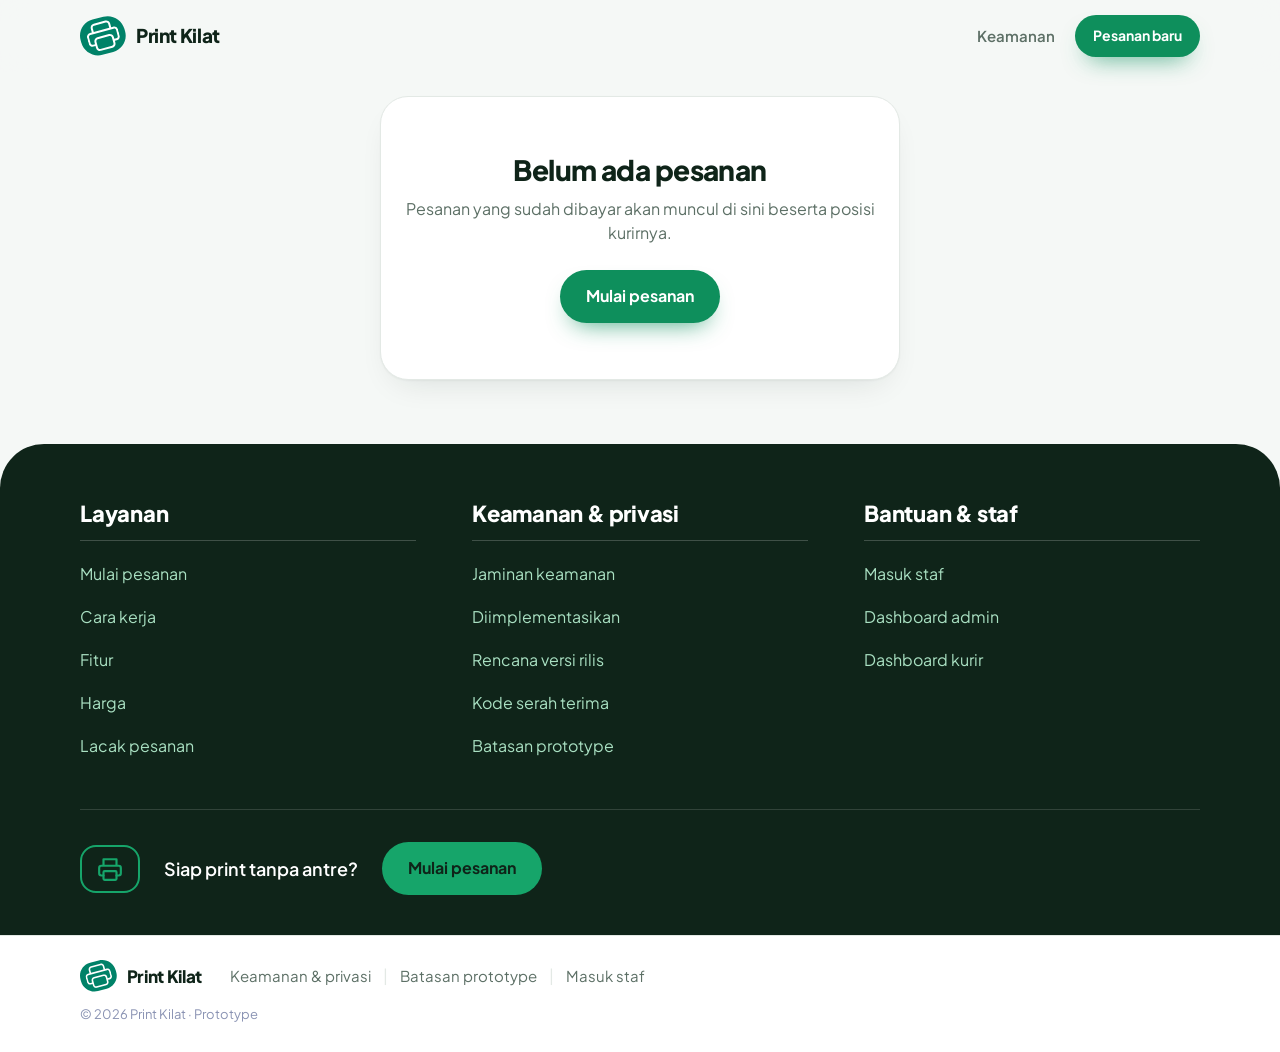
<file: tracking.html>
<!doctype html>
<html lang="id">
  <head>
    <meta charset="UTF-8" />
    <meta name="viewport" content="width=device-width, initial-scale=1.0" />
    <title>Lacak Pesanan - Print Kilat</title>
    <meta name="theme-color" content="#0e8f5c" />
    <link rel="icon" href="assets/logo.svg" type="image/svg+xml" />
    <link rel="preconnect" href="https://fonts.googleapis.com" />
    <link rel="preconnect" href="https://fonts.gstatic.com" crossorigin />
    <link
      href="https://fonts.googleapis.com/css2?family=Plus+Jakarta+Sans:wght@400;500;600;700;800&display=swap"
      rel="stylesheet"
    />
    <link rel="stylesheet" href="css/style.css" />
  </head>
  <body>
    <header class="site-header">
      <div class="container">
        <a class="logo" href="index.html" aria-label="Print Kilat, ke beranda">
          <img
            class="logo-img"
            src="assets/logo.svg"
            alt=""
            width="40"
            height="40"
          />
          <span class="logo-text">Print Kilat</span>
        </a>
        <nav class="nav" aria-label="Navigasi utama">
          <a class="link" href="keamanan.html">Keamanan</a>
          <a class="btn btn-primary btn-sm" href="order.html">Pesanan baru</a>
        </nav>
      </div>
    </header>

    <main class="container">
      <!-- Belum ada pesanan -->
      <section class="card empty" id="empty" hidden>
        <h1>Belum ada pesanan</h1>
        <p>
          Pesanan yang sudah dibayar akan muncul di sini beserta posisi
          kurirnya.
        </p>
        <a class="btn btn-primary" href="order.html">Mulai pesanan</a>
      </section>

      <div id="trackView" hidden>
        <div class="track-head">
          <p class="eyebrow" id="orderCode"></p>
          <h1 id="statusTitle"></h1>
          <p class="lead" id="statusText"></p>
        </div>

        <div class="done-banner" id="doneBanner" hidden>
          <svg
            width="24"
            height="24"
            viewBox="0 0 24 24"
            fill="none"
            stroke="currentColor"
            stroke-width="2.6"
            stroke-linecap="round"
            stroke-linejoin="round"
            aria-hidden="true"
          >
            <path d="M20 6 9 17l-5-5" />
          </svg>
          Pesananmu sudah sampai. Terima kasih sudah memakai Print Kilat.
        </div>

        <div class="track-grid">
          <div class="track-col">
            <section class="card" aria-labelledby="t-route">
              <div class="card-head" style="margin-bottom: 12px">
                <h2 id="t-route">Perjalanan pesanan</h2>
                <span class="chip" id="demoChip">Live</span>
              </div>
              <div class="route">
                <div class="route-node"><span class="pin"></span>Gerai</div>
                <div class="route-line">
                  <span class="route-fill" id="routeFill"></span>
                  <span
                    class="route-rider is-waiting"
                    id="rider"
                    aria-hidden="true"
                  >
                    <svg
                      width="22"
                      height="22"
                      viewBox="0 0 24 24"
                      fill="none"
                      stroke="currentColor"
                      stroke-width="2.2"
                      stroke-linecap="round"
                      stroke-linejoin="round"
                    >
                      <circle cx="5.5" cy="17.5" r="3" />
                      <circle cx="18.5" cy="17.5" r="3" />
                      <path d="M8.5 17.5H14l2-7h-5l-2-4H6M14 10.5h2" />
                    </svg>
                  </span>
                </div>
                <div class="route-node">
                  <span class="pin end"></span
                  ><span id="routeDest">Alamatmu</span>
                </div>
              </div>
              <div class="eta-strip">
                <div><small>Jarak</small><strong id="tDistance">–</strong></div>
                <div>
                  <small>Estimasi tiba</small><strong id="tEta">–</strong>
                </div>
              </div>
            </section>

            <section class="card" aria-labelledby="t-status">
              <h2
                id="t-status"
                style="margin-bottom: 22px; font-size: 22px; font-weight: 800"
              >
                Status pesanan
              </h2>
              <ol class="timeline" id="timeline"></ol>
            </section>
          </div>

          <aside class="track-col">
            <section class="card">
              <h2 class="side-title">Kurir</h2>
              <div class="courier" id="courier" hidden>
                <span class="avatar" id="courierAvatar"></span>
                <div>
                  <strong id="courierName"></strong
                  ><span id="courierVehicle"></span>
                </div>
              </div>
              <p class="empty-courier" id="courierWait">
                Kurir akan ditugaskan setelah dokumenmu selesai dicetak.
              </p>
            </section>

            <section class="card code-card" id="codeCard" hidden>
              <h2 class="side-title">Kode serah terima</h2>
              <div
                class="code-digits"
                id="codeDigits"
                role="img"
                aria-label="Kode serah terima 4 digit"
              ></div>
              <p class="explain" id="codeExplain"></p>
            </section>

            <section class="card">
              <h2 class="side-title">Detail pesanan</h2>
              <dl class="order-lines" id="orderLines"></dl>
            </section>

            <p class="demo-note" id="demoNote"></p>
            <a class="btn btn-ghost btn-block" href="order.html">Pesan lagi</a>
          </aside>
        </div>
      </div>
    </main>

    <footer class="site-footer" id="site-footer">
      <noscript
        ><div class="container kf-nojs">
          Print Kilat · <a href="index.html">Beranda</a> ·
          <a href="order.html">Mulai pesanan</a> ·
          <a href="keamanan.html">Keamanan</a> ·
          <a href="login.html">Masuk staf</a>
        </div></noscript
      >
    </footer>

    <script src="js/config.js"></script>
    <script src="js/footer.js"></script>
    <script src="js/db.js"></script>
    <script src="js/orderview.js"></script>
    <script src="js/tracking.js"></script>
  </body>
</html>
</file>
<file: css/style.css>
/* ============================================================
   Print Kilat — style.css
   Bagian: 1 Token · 2 Dasar · 3 Komponen · 4 Landing · 5 Pemesanan · 6 Pelacakan
   ============================================================ */

/* ---------- 1. TOKEN ---------- */
:root {
  --green-800: #065f3d;
  --green-700: #0a7a4d;
  --green-600: #0e8f5c;
  --green-500: #16a56a;
  --mint-50: #f1fbf6;
  --mint-100: #e3f7ec;
  --mint-200: #c9eed9;
  --mint-300: #a9e0c2;
  --ink: #0f2419;
  --muted: #5d7066;
  --hint: #8a93b3;
  --line: #e3e9e5;
  --bg: #f5f8f6;
  --card: #ffffff;
  --danger: #b93a0b;
  --danger-bg: #fff1ea;
  --r-sm: 14px;
  --r-md: 20px;
  --r-lg: 28px;
  --shadow:
    0 1px 2px rgba(15, 36, 25, 0.04), 0 14px 34px -16px rgba(15, 36, 25, 0.14);
  --font: "Plus Jakarta Sans", system-ui, -apple-system, "Segoe UI", sans-serif;
}

/* ---------- 2. DASAR ---------- */
.image {
  width: 470px;
  height: 600px;
  border-radius: 20px;
  overflow: hidden;
}

.image img {
  width: 100%;
  height: 100%;
  object-fit: cover;
  display: block;
}
*,
*::before,
*::after {
  box-sizing: border-box;
}
html {
  scroll-behavior: smooth;
}
body {
  margin: 0;
  background: var(--bg);
  color: var(--ink);
  font: 400 16px/1.55 var(--font);
  -webkit-font-smoothing: antialiased;
}
body.modal-open {
  overflow: hidden;
}
img,
svg {
  display: block;
  max-width: 100%;
}
button,
input,
select {
  font: inherit;
  color: inherit;
}
a {
  color: inherit;
}
h1,
h2,
h3,
p {
  margin: 0;
}
h1,
h2,
h3 {
  letter-spacing: -0.02em;
  line-height: 1.2;
}
:focus-visible {
  outline: 3px solid var(--green-500);
  outline-offset: 3px;
}
[hidden] {
  display: none !important;
}
.container {
  width: min(1120px, 100% - 40px);
  margin-inline: auto;
}
.sr-only {
  position: absolute;
  width: 1px;
  height: 1px;
  padding: 0;
  margin: -1px;
  overflow: hidden;
  clip: rect(0, 0, 0, 0);
  white-space: nowrap;
  border: 0;
}
@media (prefers-reduced-motion: reduce) {
  *,
  *::before,
  *::after {
    animation: none !important;
    transition: none !important;
    scroll-behavior: auto !important;
  }
}

/* ---------- 3. KOMPONEN ---------- */
.site-header {
  position: sticky;
  top: 0;
  z-index: 20;
  background: rgba(245, 248, 246, 0.88);
  backdrop-filter: blur(12px);
  -webkit-backdrop-filter: blur(12px);
}
.site-header .container {
  display: flex;
  align-items: center;
  justify-content: space-between;
  height: 72px;
}
.logo {
  display: inline-flex;
  align-items: center;
  gap: 10px;
  font-weight: 800;
  font-size: 19px;
  letter-spacing: -0.02em;
  text-decoration: none;
}
.logo-img {
  height: 40px;
  width: auto;
  max-width: 180px;
  object-fit: contain;
}
/* Logo kamu sudah memuat tulisan "Print Kilat"? Hapus tanda komentar pada baris di bawah: */
/* .logo-text { display: none; } */
.logo-mark {
  width: 38px;
  height: 38px;
  border-radius: 12px;
  background: var(--green-600);
  display: grid;
  place-items: center;
}
.nav {
  display: flex;
  align-items: center;
  gap: 6px;
}
.nav .link {
  padding: 10px 14px;
  border-radius: 999px;
  text-decoration: none;
  color: var(--muted);
  font-weight: 600;
  font-size: 15px;
  transition:
    background 0.15s,
    color 0.15s;
}
.nav .link:hover {
  background: var(--mint-100);
  color: var(--green-800);
}
@media (max-width: 720px) {
  .nav .link {
    display: none;
  }
}

.btn {
  display: inline-flex;
  align-items: center;
  justify-content: center;
  gap: 8px;
  border: 0;
  cursor: pointer;
  border-radius: 999px;
  padding: 14px 26px;
  font-weight: 700;
  font-size: 16px;
  text-decoration: none;
  transition:
    transform 0.15s,
    background 0.15s,
    box-shadow 0.15s;
}
.btn-primary {
  background: var(--green-600);
  color: #fff;
  box-shadow: 0 12px 24px -12px rgba(14, 143, 92, 0.8);
}
.btn-primary:hover {
  background: var(--green-700);
}
.btn-primary:active {
  transform: scale(0.98);
}
.btn-primary[disabled] {
  background: #b3c7bc;
  box-shadow: none;
  cursor: not-allowed;
}
.btn-ghost {
  background: #fff;
  border: 1px solid var(--line);
  color: var(--ink);
}
.btn-ghost:hover {
  background: var(--mint-50);
  border-color: var(--mint-300);
}
.btn-ghost[disabled] {
  opacity: 0.6;
  cursor: not-allowed;
}
.btn-block {
  width: 100%;
  padding: 16px 24px;
}
.btn-sm {
  padding: 10px 18px;
  font-size: 14px;
}

.card {
  background: var(--card);
  border: 1px solid var(--line);
  border-radius: var(--r-lg);
  padding: 28px;
  box-shadow: var(--shadow);
}
.card-head {
  display: flex;
  justify-content: space-between;
  align-items: flex-start;
  gap: 12px;
  margin-bottom: 20px;
}
.card-head h2 {
  font-size: 24px;
  font-weight: 800;
}
.eyebrow {
  font-size: 12px;
  font-weight: 700;
  letter-spacing: 0.12em;
  text-transform: uppercase;
  color: var(--green-600);
  margin-bottom: 8px;
  display: flex;
  align-items: center;
  gap: 6px;
}
.icon-badge {
  width: 40px;
  height: 40px;
  border-radius: 50%;
  display: grid;
  place-items: center;
  color: var(--green-600);
  background: var(--mint-50);
  flex: none;
}
.chip {
  font-size: 12px;
  font-weight: 600;
  color: var(--muted);
  background: #fff;
  border: 1px solid var(--line);
  padding: 3px 12px;
  border-radius: 999px;
}
.hint {
  font-size: 13px;
  color: var(--hint);
  margin-top: 8px;
}
.hint.center {
  text-align: center;
}

.field {
  margin-bottom: 20px;
}
.field:last-child {
  margin-bottom: 0;
}
.field > label,
.field-label {
  display: block;
  font-weight: 600;
  font-size: 15px;
  margin-bottom: 8px;
}
.input,
.select {
  width: 100%;
  height: 52px;
  padding: 0 20px;
  border: 1.5px solid var(--line);
  border-radius: 999px;
  background: #fff;
  font-size: 15px;
  font-weight: 500;
  transition:
    border-color 0.15s,
    box-shadow 0.15s;
}
.input::placeholder {
  color: #9aa79f;
  font-weight: 400;
}
.input:focus,
.select:focus {
  outline: none;
  border-color: var(--green-500);
  box-shadow: 0 0 0 4px rgba(22, 165, 106, 0.15);
}
.input[aria-invalid="true"] {
  border-color: var(--danger);
  box-shadow: 0 0 0 4px rgba(185, 58, 11, 0.1);
}
.select {
  appearance: none;
  -webkit-appearance: none;
  cursor: pointer;
  font-weight: 600;
  padding-right: 48px;
  background-image: url("data:image/svg+xml,%3Csvg xmlns='http://www.w3.org/2000/svg' width='18' height='18' viewBox='0 0 24 24' fill='none' stroke='%230f2419' stroke-width='2.6' stroke-linecap='round' stroke-linejoin='round'%3E%3Cpath d='m6 9 6 6 6-6'/%3E%3C/svg%3E");
  background-repeat: no-repeat;
  background-position: right 18px center;
}
.field-error,
.form-error {
  color: var(--danger);
  font-size: 13px;
  font-weight: 600;
  margin-top: 8px;
}
.form-error {
  background: var(--danger-bg);
  border-radius: var(--r-sm);
  padding: 12px 14px;
  margin: 0 0 14px;
  line-height: 1.45;
}

.seg {
  display: grid;
  grid-auto-flow: column;
  grid-auto-columns: 1fr;
  gap: 4px;
  padding: 4px;
  background: var(--mint-50);
  border: 1.5px solid var(--line);
  border-radius: 999px;
}
.seg label {
  position: relative;
}
.seg input {
  position: absolute;
  inset: 0;
  opacity: 0;
  cursor: pointer;
}
.seg span {
  display: block;
  text-align: center;
  padding: 11px 10px;
  border-radius: 999px;
  font-weight: 600;
  font-size: 14px;
  color: var(--muted);
  transition:
    background 0.15s,
    color 0.15s;
}
.seg input:checked + span {
  background: #fff;
  color: var(--green-800);
  box-shadow: 0 1px 4px rgba(15, 36, 25, 0.14);
}
.seg input:focus-visible + span {
  outline: 3px solid var(--green-500);
}

.stepper {
  display: flex;
  align-items: center;
  height: 52px;
  border: 1.5px solid var(--line);
  border-radius: 999px;
  background: #fff;
  padding: 0 6px;
}
.stepper:focus-within {
  border-color: var(--green-500);
  box-shadow: 0 0 0 4px rgba(22, 165, 106, 0.15);
}
.stepper button {
  width: 40px;
  height: 40px;
  border: 0;
  border-radius: 50%;
  background: var(--mint-50);
  color: var(--green-700);
  font-size: 20px;
  font-weight: 700;
  cursor: pointer;
  line-height: 1;
}
.stepper button:hover {
  background: var(--mint-100);
}
.stepper input {
  flex: 1;
  min-width: 0;
  border: 0;
  outline: 0;
  text-align: center;
  font-weight: 700;
  font-size: 16px;
  background: transparent;
  -moz-appearance: textfield;
}
.stepper input::-webkit-outer-spin-button,
.stepper input::-webkit-inner-spin-button {
  -webkit-appearance: none;
  margin: 0;
}

.grid-2 {
  display: grid;
  grid-template-columns: 1fr 1fr;
  gap: 20px;
}
@media (max-width: 560px) {
  .grid-2 {
    grid-template-columns: 1fr;
  }
}

/* ---------- 4. LANDING ---------- */
.hero {
  display: grid;
  grid-template-columns: 1.05fr 0.95fr;
  gap: 40px;
  align-items: center;
  padding: 48px 0 72px;
}
.hero h1 {
  font-size: clamp(40px, 6vw, 68px);
  font-weight: 800;
  letter-spacing: -0.035em;
  line-height: 1.05;
  max-width: 12ch;
}
.hero-lead {
  margin-top: 20px;
  font-size: 19px;
  color: var(--muted);
  max-width: 46ch;
}
.hero-cta {
  display: flex;
  flex-wrap: wrap;
  gap: 12px;
  margin-top: 32px;
}
.hero-cta .btn-primary {
  padding: 18px 34px;
  font-size: 17px;
}
.hero-facts {
  list-style: none;
  padding: 0;
  margin: 32px 0 0;
  display: flex;
  flex-wrap: wrap;
  gap: 10px;
}
.hero-facts li {
  background: #fff;
  border: 1px solid var(--line);
  padding: 8px 16px;
  border-radius: 999px;
  font-size: 14px;
  font-weight: 600;
  color: var(--green-800);
}

.hero-art {
  position: relative;
  background: var(--mint-100);
  border-radius: 44px;
  padding: 28px 20px 8px;
  overflow: hidden;
}
.hero-art image {
  width: 100%;
  height: auto;
}
/* Gambar penuh sampai ke tepi kotak? Tambahkan class "is-full" pada <div class="hero-art">*/
.hero-art.is-full {
  padding: 20;
}

.hero-art.is-full img {
  aspect-ratio: 1 / 1;
  object-fit: cover;
}

.art-chip {
  position: absolute;
  background: #fff;
  border-radius: 999px;
  padding: 10px 16px;
  font-size: 13px;
  font-weight: 700;
  box-shadow: var(--shadow);
  display: flex;
  align-items: center;
  gap: 8px;
}
.art-chip i {
  width: 10px;
  height: 10px;
  border-radius: 50%;
  background: var(--green-500);
}
.art-chip.c1 {
  top: 50px;
  left: 50px;
}
.art-chip.c2 {
  bottom: 50px;
  right: 50px;
}

.section {
  padding: 72px 0;
}
.section-head {
  max-width: 640px;
  margin-bottom: 36px;
}
.section-head h2 {
  font-size: clamp(28px, 4vw, 40px);
  font-weight: 800;
}
.section-head p {
  margin-top: 12px;
  color: var(--muted);
  font-size: 17px;
}

.how {
  display: grid;
  grid-template-columns: repeat(3, 1fr);
  gap: 20px;
}
.how .card {
  padding: 28px;
}
.how-num {
  width: 44px;
  height: 44px;
  border-radius: 50%;
  background: var(--green-600);
  color: #fff;
  display: grid;
  place-items: center;
  font-weight: 800;
  margin-bottom: 18px;
}
.how h3 {
  font-size: 20px;
  font-weight: 800;
  margin-bottom: 8px;
}
.how p {
  color: var(--muted);
}

.bento {
  display: grid;
  grid-template-columns: repeat(3, 1fr);
  gap: 20px;
}
.bento .card {
  padding: 28px;
}
.bento .wide {
  grid-column: span 2;
  background: var(--green-600);
  border-color: var(--green-600);
  color: #fff;
}
.bento .wide p {
  color: rgba(255, 255, 255, 0.85);
}
.bento h3 {
  font-size: 20px;
  font-weight: 800;
  margin: 14px 0 8px;
}
.bento p {
  color: var(--muted);
}
.bento .icon-badge {
  width: 46px;
  height: 46px;
}
.bento .wide .icon-badge {
  background: rgba(255, 255, 255, 0.18);
  color: #fff;
}
.big-metric {
  font-size: clamp(40px, 6vw, 64px);
  font-weight: 800;
  letter-spacing: -0.04em;
  line-height: 1;
  margin-top: 18px;
}
.big-metric small {
  font-size: 0.38em;
  font-weight: 700;
  letter-spacing: 0;
  margin-left: 8px;
  opacity: 0.85;
}

.price-band {
  display: grid;
  grid-template-columns: 1fr 1fr;
  gap: 32px;
  align-items: center;
  background: #fff;
  border: 1px solid var(--line);
  border-radius: 40px;
  padding: 44px;
  box-shadow: var(--shadow);
}
.price-list {
  list-style: none;
  margin: 0;
  padding: 0;
  display: grid;
  gap: 10px;
}
.price-list li {
  display: flex;
  justify-content: space-between;
  gap: 12px;
  padding: 14px 20px;
  background: var(--mint-50);
  border-radius: 999px;
  font-weight: 600;
}
.price-list li strong {
  color: var(--green-700);
}

.cta-band {
  text-align: center;
  background: var(--green-600);
  color: #fff;
  border-radius: 44px;
  padding: 64px 24px;
}
.cta-band h2 {
  font-size: clamp(28px, 4vw, 42px);
  font-weight: 800;
}
.cta-band p {
  margin: 12px auto 28px;
  max-width: 44ch;
  opacity: 0.9;
}
.cta-band .btn {
  background: #fff;
  color: var(--green-800);
  padding: 18px 36px;
  font-size: 17px;
}
.cta-band .btn:hover {
  background: var(--mint-100);
}
/* footer: lihat bagian 9 */

@media (max-width: 900px) {
  .hero {
    grid-template-columns: 1fr;
    padding-top: 24px;
  }
  .hero h1 {
    max-width: none;
  }
  .how,
  .bento {
    grid-template-columns: 1fr;
  }
  .bento .wide {
    grid-column: auto;
  }
  .price-band {
    grid-template-columns: 1fr;
    padding: 28px;
  }
}

/* ---------- 5. PEMESANAN ---------- */
.page-head {
  padding: 12px 0 28px;
}
.back {
  display: inline-flex;
  align-items: center;
  gap: 6px;
  text-decoration: none;
  color: var(--muted);
  font-weight: 600;
  font-size: 14px;
  margin-bottom: 14px;
}
.back:hover {
  color: var(--green-700);
}
.page-head h1 {
  font-size: clamp(28px, 4vw, 38px);
  font-weight: 800;
}
.page-head p {
  color: var(--muted);
  margin-top: 6px;
}

.order-grid {
  display: grid;
  grid-template-columns: minmax(0, 1fr) 360px;
  gap: 24px;
  align-items: start;
  padding-bottom: 64px;
}
.steps {
  display: grid;
  gap: 24px;
}
.side {
  position: sticky;
  top: 92px;
  display: grid;
  gap: 16px;
}
@media (max-width: 960px) {
  .order-grid {
    grid-template-columns: 1fr;
  }
  .side {
    position: static;
  }
}
@media (max-width: 560px) {
  .card {
    padding: 22px;
  }
  .card-head h2 {
    font-size: 21px;
  }
}

.loc-row {
  display: flex;
  flex-wrap: wrap;
  align-items: center;
  gap: 12px;
}
.loc-row .hint {
  margin: 0;
  flex: 1 1 200px;
}

.dropzone {
  position: relative;
  display: grid;
  place-items: center;
  text-align: center;
  gap: 4px;
  padding: 40px 20px;
  border: 2px dashed var(--mint-300);
  border-radius: 24px;
  background: #fbfefc;
  cursor: pointer;
  transition:
    background 0.15s,
    border-color 0.15s;
}
.dropzone:hover,
.dropzone.is-drag {
  background: var(--mint-50);
  border-color: var(--green-500);
}
.dropzone:focus-within {
  outline: 3px solid var(--green-500);
  outline-offset: 3px;
}
.dropzone.is-invalid {
  border-color: var(--danger);
  background: var(--danger-bg);
}
.dz-icon {
  width: 52px;
  height: 52px;
  border-radius: 50%;
  background: #fff;
  display: grid;
  place-items: center;
  color: var(--green-600);
  box-shadow: var(--shadow);
  margin-bottom: 8px;
}
.dz-title {
  font-weight: 700;
  font-size: 15px;
}
.dz-sub {
  font-size: 12px;
  color: var(--hint);
}
.file-input {
  position: absolute;
  width: 1px;
  height: 1px;
  opacity: 0;
}

.preview {
  margin-top: 18px;
  border: 1px solid var(--line);
  border-radius: 24px;
  overflow: hidden;
}
.preview-top {
  display: flex;
  align-items: center;
  gap: 12px;
  padding: 14px 18px;
  background: var(--mint-50);
  flex-wrap: wrap;
}
.file-badge {
  width: 42px;
  height: 42px;
  border-radius: 12px;
  background: var(--green-600);
  color: #fff;
  font-size: 11px;
  font-weight: 800;
  display: grid;
  place-items: center;
  flex: none;
}
.file-meta {
  flex: 1 1 160px;
  min-width: 0;
}
.file-name {
  font-weight: 700;
  font-size: 15px;
  overflow: hidden;
  text-overflow: ellipsis;
  white-space: nowrap;
}
.file-sub {
  font-size: 13px;
  color: var(--muted);
}
.preview-stage {
  background: #e8eeea;
  padding: 16px;
  max-height: 540px;
  overflow: auto;
}
.preview-stage canvas {
  width: 100%;
  height: auto;
  border-radius: 8px;
  box-shadow: 0 6px 20px -8px rgba(15, 36, 25, 0.35);
  background: #fff;
}
.docx-paper {
  background: #fff;
  padding: 32px;
  border-radius: 8px;
  font-size: 14px;
  line-height: 1.65;
  box-shadow: 0 6px 20px -8px rgba(15, 36, 25, 0.35);
  overflow-wrap: anywhere;
}
.docx-paper img {
  max-width: 100%;
  height: auto;
}
.docx-paper table {
  border-collapse: collapse;
  max-width: 100%;
}
.docx-paper td,
.docx-paper th {
  border: 1px solid var(--line);
  padding: 6px 10px;
}
.preview-bottom {
  display: flex;
  align-items: center;
  justify-content: space-between;
  gap: 12px;
  padding: 12px 18px;
  flex-wrap: wrap;
  border-top: 1px solid var(--line);
}
.pager {
  display: inline-flex;
  align-items: center;
  gap: 10px;
  font-size: 14px;
  font-weight: 600;
}
.pager button {
  width: 36px;
  height: 36px;
  border-radius: 50%;
  border: 1px solid var(--line);
  background: #fff;
  cursor: pointer;
  font-weight: 700;
}
.pager button:hover:not([disabled]) {
  background: var(--mint-100);
}
.pager button[disabled] {
  opacity: 0.4;
  cursor: not-allowed;
}
.pages-edit {
  display: inline-flex;
  align-items: center;
  gap: 8px;
  font-size: 13px;
  color: var(--muted);
}
.pages-edit input {
  width: 72px;
  height: 36px;
  border: 1.5px solid var(--line);
  border-radius: 999px;
  text-align: center;
  font-weight: 700;
}
.preview-note {
  font-size: 12px;
  color: var(--hint);
  padding: 0 18px 14px;
}
.spinner {
  width: 22px;
  height: 22px;
  border-radius: 50%;
  border: 3px solid var(--mint-200);
  border-top-color: var(--green-600);
  animation: spin 0.8s linear infinite;
}
@keyframes spin {
  to {
    transform: rotate(360deg);
  }
}
.loading-row {
  display: flex;
  align-items: center;
  gap: 12px;
  padding: 24px;
  color: var(--muted);
  font-size: 14px;
}

.summary {
  background: var(--mint-100);
  border-color: var(--mint-200);
}
.summary .card-head {
  margin-bottom: 16px;
}
.summary h2 {
  font-size: 24px;
}
.eta-box {
  background: var(--mint-50);
  border-radius: 22px;
  padding: 18px 20px;
  margin-bottom: 18px;
}
.eta-box .eyebrow {
  margin-bottom: 6px;
}
.eta-main {
  font-size: 20px;
  font-weight: 800;
}
.eta-box.is-out {
  background: var(--danger-bg);
}
.eta-box.is-out .eta-main,
.eta-box.is-out .eyebrow {
  color: var(--danger);
}
.lines {
  margin: 0 0 16px;
  padding: 0 0 16px;
  border-bottom: 1px solid var(--mint-300);
  display: grid;
  gap: 8px;
  font-size: 14px;
  color: var(--muted);
}
.lines div {
  display: flex;
  justify-content: space-between;
  gap: 12px;
}
.lines dt {
  margin: 0;
}
.lines dd {
  margin: 0;
  font-weight: 700;
  color: var(--ink);
  white-space: nowrap;
}
.total {
  display: flex;
  justify-content: space-between;
  align-items: baseline;
  margin-bottom: 18px;
  font-weight: 700;
}
.total strong {
  font-size: 32px;
  font-weight: 800;
  color: var(--green-700);
  letter-spacing: -0.02em;
}
.note-card {
  display: flex;
  gap: 12px;
  align-items: center;
  background: #fff;
  border: 1px solid var(--line);
  border-radius: 999px;
  padding: 14px 20px;
  font-size: 13px;
  color: var(--muted);
}
.note-card .icon-badge {
  width: 34px;
  height: 34px;
  background: var(--bg);
  color: var(--muted);
}

.modal {
  position: fixed;
  inset: 0;
  z-index: 100;
  display: grid;
  place-items: center;
  padding: 20px;
}
.modal-backdrop {
  position: absolute;
  inset: 0;
  background: rgba(9, 31, 20, 0.55);
  backdrop-filter: blur(4px);
  -webkit-backdrop-filter: blur(4px);
}
.modal-card {
  position: relative;
  width: min(420px, 100%);
  max-height: calc(100vh - 32px);
  overflow: auto;
  background: #fff;
  border-radius: 36px;
  padding: 32px 28px 28px;
  text-align: center;
  animation: pop 0.22s ease-out;
}
@keyframes pop {
  from {
    transform: translateY(14px) scale(0.97);
    opacity: 0;
  }
  to {
    transform: none;
    opacity: 1;
  }
}
.modal-card h2 {
  font-size: 24px;
  font-weight: 800;
}
.qr-frame {
  position: relative;
  width: 236px;
  margin: 20px auto 14px;
  padding: 14px;
  border: 2px solid var(--mint-200);
  border-radius: 28px;
  background: #fff;
}
.qr-frame svg {
  width: 100%;
  height: auto;
}
.qr-tag {
  position: absolute;
  left: 50%;
  top: 50%;
  transform: translate(-50%, -50%) rotate(-12deg);
  background: var(--green-600);
  color: #fff;
  font-weight: 800;
  letter-spacing: 0.14em;
  font-size: 13px;
  padding: 6px 16px;
  border-radius: 999px;
  border: 3px solid #fff;
}
.pay-amount {
  font-size: 30px;
  font-weight: 800;
  color: var(--green-700);
  letter-spacing: -0.02em;
}
.modal-card .btn {
  margin-top: 10px;
}
.modal-card .hint {
  margin: 6px 0 0;
}
.success-mark {
  width: 88px;
  height: 88px;
  margin: 8px auto 16px;
}
.success-mark circle {
  fill: var(--mint-100);
}
.success-mark path {
  fill: none;
  stroke: var(--green-600);
  stroke-width: 6;
  stroke-linecap: round;
  stroke-linejoin: round;
  stroke-dasharray: 60;
  stroke-dashoffset: 60;
  animation: draw 0.5s 0.15s ease-out forwards;
}
@keyframes draw {
  to {
    stroke-dashoffset: 0;
  }
}

/* ---------- 6. PELACAKAN ---------- */
.track-head {
  padding: 12px 0 28px;
  max-width: 720px;
}
.track-head h1 {
  font-size: clamp(28px, 4.4vw, 42px);
  font-weight: 800;
}
.track-head p.lead {
  color: var(--muted);
  margin-top: 8px;
  font-size: 17px;
}
.track-grid {
  display: grid;
  grid-template-columns: minmax(0, 1fr) 360px;
  gap: 24px;
  align-items: start;
  padding-bottom: 64px;
}
.track-col {
  display: grid;
  gap: 24px;
}
@media (max-width: 960px) {
  .track-grid {
    grid-template-columns: 1fr;
  }
}

.route {
  display: grid;
  grid-template-columns: auto 1fr auto;
  align-items: center;
  gap: 14px;
  margin: 8px 0 22px;
}
.route-node {
  display: grid;
  justify-items: center;
  gap: 8px;
  text-align: center;
  font-size: 12px;
  font-weight: 700;
  color: var(--muted);
  max-width: 96px;
}
.pin {
  width: 26px;
  height: 26px;
  border-radius: 50%;
  border: 6px solid var(--green-600);
  background: #fff;
}
.pin.end {
  background: var(--green-600);
  border-color: var(--mint-200);
}
.route-line {
  position: relative;
  height: 8px;
  border-radius: 999px;
  background: var(--mint-100);
}
.route-fill {
  position: absolute;
  inset: 0 auto 0 0;
  width: 0;
  border-radius: 999px;
  background: var(--green-500);
  transition: width 0.5s linear;
}
.route-rider {
  position: absolute;
  top: 50%;
  left: 0;
  width: 44px;
  height: 44px;
  margin: -22px 0 0 -22px;
  border-radius: 50%;
  background: #fff;
  border: 3px solid var(--green-600);
  display: grid;
  place-items: center;
  color: var(--green-700);
  box-shadow: var(--shadow);
  transition: left 0.5s linear;
}
.route-rider.is-waiting {
  opacity: 0.55;
}
.eta-strip {
  display: flex;
  flex-wrap: wrap;
  gap: 12px;
}
.eta-strip > div {
  flex: 1 1 140px;
  background: var(--mint-50);
  border-radius: 22px;
  padding: 14px 18px;
}
.eta-strip small {
  display: block;
  color: var(--muted);
  font-size: 12px;
  font-weight: 600;
}
.eta-strip strong {
  font-size: 20px;
  font-weight: 800;
}

.timeline {
  list-style: none;
  margin: 0;
  padding: 0;
}
.tl-item {
  position: relative;
  display: grid;
  grid-template-columns: 32px 1fr auto;
  gap: 14px;
  padding-bottom: 26px;
}
.tl-item:last-child {
  padding-bottom: 0;
}
.tl-item::before {
  content: "";
  position: absolute;
  left: 15px;
  top: 32px;
  bottom: 0;
  width: 2px;
  background: var(--line);
}
.tl-item:last-child::before {
  display: none;
}
.tl-dot {
  width: 32px;
  height: 32px;
  border-radius: 50%;
  border: 2px solid var(--line);
  background: #fff;
  display: grid;
  place-items: center;
  color: transparent;
  z-index: 1;
}
.tl-item.is-done .tl-dot {
  background: var(--green-600);
  border-color: var(--green-600);
  color: #fff;
}
.tl-item.is-done::before {
  background: var(--green-500);
}
.tl-item.is-now .tl-dot {
  border-color: var(--green-600);
  background: var(--mint-100);
  box-shadow: 0 0 0 6px rgba(22, 165, 106, 0.18);
}
.tl-title {
  font-weight: 700;
  color: var(--muted);
}
.tl-item.is-done .tl-title,
.tl-item.is-now .tl-title {
  color: var(--ink);
}
.tl-desc {
  font-size: 14px;
  color: var(--muted);
  margin-top: 2px;
}
.tl-time {
  font-size: 13px;
  color: var(--hint);
  font-weight: 600;
  padding-top: 4px;
}

.courier {
  display: flex;
  align-items: center;
  gap: 14px;
}
.avatar {
  width: 52px;
  height: 52px;
  border-radius: 50%;
  background: var(--green-600);
  color: #fff;
  font-weight: 800;
  font-size: 20px;
  display: grid;
  place-items: center;
  flex: none;
}
.courier strong {
  display: block;
  font-size: 17px;
}
.courier span {
  font-size: 13px;
  color: var(--muted);
}
.empty-courier {
  color: var(--muted);
  font-size: 14px;
}
.order-lines {
  display: grid;
  gap: 8px;
  margin: 14px 0 0;
  padding: 14px 0 0;
  border-top: 1px solid var(--line);
  font-size: 14px;
}
.order-lines div {
  display: flex;
  justify-content: space-between;
  gap: 12px;
}
.order-lines dt {
  color: var(--muted);
  margin: 0;
}
.order-lines dd {
  margin: 0;
  font-weight: 700;
  text-align: right;
  overflow-wrap: anywhere;
}
.side-title {
  font-size: 18px;
  font-weight: 800;
  margin-bottom: 4px;
}
.demo-note {
  font-size: 12px;
  color: var(--hint);
  text-align: center;
}
.empty {
  text-align: center;
  padding: 56px 24px;
  max-width: 520px;
  margin: 24px auto 64px;
}
.empty h1 {
  font-size: 28px;
  font-weight: 800;
}
.empty p {
  color: var(--muted);
  margin: 10px 0 24px;
}
.done-banner {
  display: flex;
  align-items: center;
  gap: 14px;
  background: var(--green-600);
  color: #fff;
  border-radius: 999px;
  padding: 16px 24px;
  font-weight: 700;
  margin-bottom: 24px;
}

/* ---------- 7. PEMESANAN: banyak file, rentang halaman, keamanan ---------- */
.file-list {
  display: grid;
  gap: 14px;
  margin-top: 18px;
}
.file-list:empty {
  display: none;
}
.file-card {
  border: 1px solid var(--line);
  border-radius: 24px;
  overflow: hidden;
  background: #fff;
  transition:
    border-color 0.15s,
    box-shadow 0.15s;
}
.file-card.is-active {
  border-color: var(--green-500);
  box-shadow: 0 0 0 3px rgba(22, 165, 106, 0.14);
}
.file-body {
  padding: 16px 18px 18px;
  display: grid;
  gap: 12px;
}
.file-body .preview-note {
  padding: 0;
  margin: 0;
}
.file-body .pages-edit {
  justify-self: start;
}
.range-row label {
  display: block;
  font-weight: 600;
  font-size: 14px;
  margin-bottom: 8px;
}
.range-ctl {
  display: flex;
  gap: 8px;
}
.range-ctl .input {
  height: 46px;
  font-size: 14px;
}
.chip-btn {
  flex: none;
  border: 1.5px solid var(--line);
  background: #fff;
  border-radius: 999px;
  padding: 0 16px;
  font-weight: 700;
  font-size: 13px;
  color: var(--green-800);
  cursor: pointer;
}
.chip-btn:hover {
  background: var(--mint-50);
  border-color: var(--mint-300);
}
.icon-btn {
  width: 36px;
  height: 36px;
  flex: none;
  border-radius: 50%;
  border: 1px solid var(--line);
  background: #fff;
  font-size: 20px;
  line-height: 1;
  color: var(--muted);
  cursor: pointer;
}
.icon-btn:hover {
  background: var(--danger-bg);
  color: var(--danger);
  border-color: #f3c9b6;
}
.card-preview {
  border: 1px solid var(--line);
  border-radius: 20px;
  overflow: hidden;
}
.card-preview .preview-bottom {
  border-top: 1px solid var(--line);
}

.file-tabs {
  display: flex;
  flex-wrap: wrap;
  gap: 8px;
}
.tabs-wrap {
  margin-bottom: 20px;
}
.tab {
  border: 1.5px solid var(--line);
  background: #fff;
  border-radius: 999px;
  padding: 8px 16px;
  font-size: 14px;
  font-weight: 600;
  color: var(--muted);
  cursor: pointer;
  max-width: 100%;
}
.tab:hover {
  background: var(--mint-50);
}
.tab[aria-pressed="true"] {
  background: var(--green-600);
  border-color: var(--green-600);
  color: #fff;
}
.apply-row {
  margin-top: 18px;
}

.lines dt {
  min-width: 0;
  overflow: hidden;
  text-overflow: ellipsis;
  white-space: nowrap;
}

.trust-card {
  background: #fff;
  border: 1px solid var(--line);
  border-radius: 28px;
  padding: 20px 22px;
  font-size: 13px;
  color: var(--muted);
}
.trust-title {
  display: flex;
  align-items: center;
  gap: 8px;
  font-weight: 800;
  font-size: 15px;
  color: var(--green-800);
  margin-bottom: 10px;
}
.trust-card ul {
  margin: 0 0 12px;
  padding-left: 18px;
  display: grid;
  gap: 8px;
}
.trust-card li strong {
  color: var(--ink);
}
.trust-card a {
  font-weight: 700;
  color: var(--green-700);
  text-decoration: none;
}
.trust-card a:hover {
  text-decoration: underline;
}

/* ---------- 8. KODE SERAH TERIMA & HALAMAN KEAMANAN ---------- */
.code-card {
  background: var(--mint-100);
  border-color: var(--mint-200);
}
.code-card p.explain {
  font-size: 13px;
  color: var(--muted);
  margin-top: 6px;
}
.code-digits {
  display: flex;
  gap: 10px;
  margin-top: 12px;
}
.code-digits span {
  width: 52px;
  height: 64px;
  border-radius: 18px;
  background: #fff;
  border: 1.5px solid var(--mint-300);
  display: grid;
  place-items: center;
  font-size: 30px;
  font-weight: 800;
  color: var(--green-800);
  font-variant-numeric: tabular-nums;
}
.code-card.is-used .code-digits span {
  opacity: 0.45;
}

.doc-page {
  max-width: 820px;
  padding: 12px 0 72px;
}
.doc-page h1 {
  font-size: clamp(30px, 5vw, 44px);
  font-weight: 800;
  letter-spacing: -0.03em;
}
.doc-page .lead {
  margin: 12px 0 32px;
  color: var(--muted);
  font-size: 18px;
  max-width: 60ch;
}
.doc-page h2 {
  font-size: 24px;
  font-weight: 800;
  margin: 44px 0 14px;
}
.sec-grid {
  display: grid;
  grid-template-columns: repeat(3, 1fr);
  gap: 16px;
}
.sec-grid .card {
  padding: 22px;
  border-radius: 28px;
}
.sec-grid h3 {
  font-size: 17px;
  font-weight: 800;
  margin: 12px 0 6px;
}
.sec-grid p {
  font-size: 14px;
  color: var(--muted);
}
.badge-live,
.badge-plan {
  display: inline-block;
  font-size: 12px;
  font-weight: 700;
  padding: 3px 12px;
  border-radius: 999px;
}
.badge-live {
  background: var(--mint-100);
  color: var(--green-800);
}
.badge-plan {
  background: #fff4de;
  color: #8a5a00;
}
.check-list {
  list-style: none;
  margin: 0;
  padding: 0;
  display: grid;
  gap: 10px;
}
.check-list li {
  background: #fff;
  border: 1px solid var(--line);
  border-radius: 22px;
  padding: 14px 18px;
  display: grid;
  grid-template-columns: auto 1fr;
  gap: 6px 14px;
  align-items: start;
  font-size: 15px;
}
.check-list li b {
  display: block;
}
.check-list li span.desc {
  color: var(--muted);
  font-size: 14px;
  grid-column: 2;
}
.steps-inline {
  counter-reset: s;
  list-style: none;
  padding: 0;
  margin: 0;
  display: grid;
  gap: 10px;
}
.steps-inline li {
  counter-increment: s;
  background: #fff;
  border: 1px solid var(--line);
  border-radius: 22px;
  padding: 14px 18px 14px 64px;
  position: relative;
  font-size: 15px;
}
.steps-inline li::before {
  content: counter(s);
  position: absolute;
  left: 18px;
  top: 12px;
  width: 32px;
  height: 32px;
  border-radius: 50%;
  background: var(--green-600);
  color: #fff;
  font-weight: 800;
  display: grid;
  place-items: center;
}
.honest {
  background: #fff9ec;
  border: 1px solid #f1deb0;
  border-radius: 28px;
  padding: 22px 24px;
  font-size: 15px;
}
.honest ul {
  margin: 10px 0 0;
  padding-left: 20px;
  display: grid;
  gap: 6px;
  color: #5b4a1b;
}
@media (max-width: 760px) {
  .sec-grid {
    grid-template-columns: 1fr;
  }
}

/* ---------- 9. FOOTER ---------- */
.site-footer {
  margin-top: 56px;
}
.kf-nojs {
  padding: 32px 0;
  text-align: center;
  color: var(--muted);
  font-size: 14px;
}

.kf-top {
  background: var(--ink);
  color: #fff;
  border-radius: 44px 44px 0 0;
  padding: 56px 0 40px;
}
.kf-cols {
  display: grid;
  grid-template-columns: repeat(3, 1fr);
  gap: 20px 56px;
}
.kf-col h3 {
  font-size: 22px;
  font-weight: 800;
  letter-spacing: -0.01em;
  padding-bottom: 14px;
  margin-bottom: 14px;
  border-bottom: 1px solid rgba(255, 255, 255, 0.2);
}
.kf-col ul {
  list-style: none;
  margin: 0;
  padding: 0;
  display: grid;
  gap: 4px;
}
.kf-col a,
.kf-col span {
  display: inline-block;
  padding: 7px 0;
  color: var(--mint-300);
  font-size: 16px;
  text-decoration: none;
  transition: color 0.15s;
}
.kf-col a:hover {
  color: #fff;
  text-decoration: underline;
  text-underline-offset: 4px;
}
.kf-top :focus-visible {
  outline-color: var(--mint-300);
  border-radius: 6px;
}

.kf-cta {
  display: flex;
  flex-wrap: wrap;
  align-items: center;
  gap: 16px 24px;
  margin-top: 44px;
  padding-top: 32px;
  border-top: 1px solid rgba(255, 255, 255, 0.14);
}
.kf-cta-icon {
  width: 60px;
  height: 48px;
  border-radius: 16px;
  border: 2px solid var(--green-500);
  color: var(--green-500);
  display: grid;
  place-items: center;
  flex: none;
}
.kf-cta p {
  font-size: 18px;
  font-weight: 600;
}
.kf-cta .btn-primary {
  background: var(--green-500);
  box-shadow: none;
  color: var(--ink);
}
.kf-cta .btn-primary:hover {
  background: var(--mint-300);
}
.kf-follow {
  margin-left: auto;
  display: flex;
  align-items: center;
  gap: 16px;
  color: rgba(255, 255, 255, 0.7);
  font-size: 15px;
}
.kf-follow ul {
  list-style: none;
  display: flex;
  gap: 10px;
  margin: 0;
  padding: 0;
}
.kf-follow a {
  width: 42px;
  height: 42px;
  border-radius: 50%;
  display: grid;
  place-items: center;
  color: rgba(255, 255, 255, 0.85);
  border: 1px solid rgba(255, 255, 255, 0.22);
  transition:
    background 0.15s,
    color 0.15s;
}
.kf-follow a:hover {
  background: var(--green-500);
  border-color: var(--green-500);
  color: var(--ink);
}

.kf-bottom {
  background: #fff;
  border-top: 1px solid var(--line);
  padding: 24px 0 28px;
}
.kf-bottom .container {
  display: flex;
  flex-wrap: wrap;
  align-items: center;
  gap: 12px 28px;
}
.kf-bottom .logo {
  font-size: 17px;
}
.kf-bottom .logo-img {
  height: 32px;
}
.kf-legal {
  list-style: none;
  margin: 0;
  padding: 0;
  display: flex;
  flex-wrap: wrap;
  gap: 4px 0;
}
.kf-legal li + li::before {
  content: "|";
  color: var(--line);
  margin: 0 12px;
}
.kf-legal a {
  color: var(--muted);
  font-size: 15px;
  text-decoration: none;
}
.kf-legal a:hover {
  color: var(--green-700);
  text-decoration: underline;
  text-underline-offset: 4px;
}
.kf-copy {
  flex-basis: 100%;
  font-size: 13px;
  color: var(--hint);
}

@media (max-width: 900px) {
  .kf-cols {
    grid-template-columns: 1fr 1fr;
    gap: 32px 32px;
  }
}
@media (max-width: 600px) {
  .kf-top {
    border-radius: 32px 32px 0 0;
    padding: 40px 0 32px;
  }
  .kf-cols {
    grid-template-columns: 1fr;
    gap: 28px;
  }
  .kf-col h3 {
    font-size: 20px;
  }
  .kf-follow {
    margin-left: 0;
    flex-basis: 100%;
  }
  .kf-cta .btn-primary {
    width: 100%;
  }
}

/* ---------- 10. NOMOR TELEPON & KODE PROMO ---------- */
.promo { margin: 0 0 16px; }
.promo-label { display: block; font-size: 13px; font-weight: 700; margin-bottom: 8px; }
.promo-ctl { display: flex; gap: 8px; }
.promo-ctl .input { height: 46px; font-size: 14px; text-transform: uppercase; letter-spacing: .06em; font-weight: 700; }
.promo-ctl .input::placeholder { text-transform: none; letter-spacing: 0; font-weight: 400; }
.promo-ctl .input:disabled { background: var(--mint-50); color: var(--green-800); }
.promo-ctl .btn { flex: none; min-width: 76px; }
.promo-msg { margin-top: 8px; font-size: 13px; font-weight: 600; min-height: 1.2em; }
.promo-msg[data-kind="ok"] { color: var(--green-700); }
.promo-msg[data-kind="error"] { color: var(--danger); }
.promo-msg[data-kind="warn"] { color: #8a5a00; }
.lines .is-promo dt, .lines .is-promo dd { color: var(--green-700); font-weight: 700; }
</file>
<file: css/staff.css>
/* ============================================================
   Print Kilat — staff.css (login, dashboard admin, dashboard kurir)
   Dimuat setelah style.css, memakai token warna yang sama.
   ============================================================ */

body.staff {
  background: #f6f9f7;
}

/* ---------- header staf ---------- */
.staff-brand {
  display: inline-flex;
  align-items: center;
  gap: 12px;
  text-decoration: none;
  font-weight: 700;
  font-size: 17px;
}
.staff-mark {
  width: 40px;
  height: 40px;
  border-radius: 50%;
  background: var(--green-600);
  color: #fff;
  display: grid;
  place-items: center;
}
.staff-name b {
  color: var(--green-600);
  font-weight: 700;
}
.staff-name i {
  font-style: normal;
  color: var(--hint);
  font-weight: 500;
}
.staff-user {
  display: flex;
  align-items: center;
  gap: 12px;
  font-size: 14px;
  color: var(--muted);
  font-weight: 500;
}
.pill-btn {
  border: 1px solid var(--line);
  background: #f6f9f7;
  border-radius: 999px;
  padding: 7px 16px;
  font-size: 14px;
  font-weight: 600;
  cursor: pointer;
  transition: background 0.15s;
}
.pill-btn:hover {
  background: var(--mint-100);
}
@media (max-width: 560px) {
  #whoLabel {
    display: none;
  }
  .staff-name i {
    display: none;
  }
}

/* ---------- sapaan ---------- */
.staff-main {
  padding: 40px 0 72px;
}
.role-chip {
  display: inline-block;
  background: var(--mint-100);
  color: var(--green-700);
  font-size: 13px;
  font-weight: 600;
  padding: 3px 12px;
  border-radius: 999px;
}
.staff-main h1 {
  font-size: clamp(32px, 5vw, 46px);
  font-weight: 800;
  letter-spacing: -0.035em;
  margin-top: 16px;
}
.staff-main .lead {
  color: var(--muted);
  margin: 6px 0 32px;
  font-size: 17px;
}

/* ---------- statistik admin ---------- */
.stat-grid {
  display: grid;
  grid-template-columns: repeat(3, 1fr);
  gap: 16px;
  margin-bottom: 24px;
}
.stat {
  background: #fff;
  border: 1px solid var(--line);
  border-radius: 36px;
  padding: 24px 24px 26px;
  box-shadow: var(--shadow);
}
.stat .icon-badge {
  width: 40px;
  height: 40px;
  background: var(--mint-100);
}
.stat-label {
  margin-top: 28px;
  font-size: 13px;
  font-weight: 600;
  color: var(--hint);
}
.stat-value {
  margin-top: 12px;
  font-size: 32px;
  font-weight: 800;
  letter-spacing: -0.02em;
  line-height: 1.1;
}
@media (max-width: 760px) {
  .stat-grid {
    grid-template-columns: 1fr;
  }
  .stat {
    display: grid;
    grid-template-columns: auto 1fr;
    column-gap: 18px;
    align-items: center;
    padding: 20px 22px;
  }
  .stat-label,
  .stat-value {
    margin-top: 0;
    grid-column: 2;
  }
  .stat .icon-badge {
    grid-row: span 2;
  }
}

/* ---------- daftar pesanan ---------- */
.list-card {
  border-radius: 40px;
  padding: 28px 24px 24px;
}
.list-head {
  display: flex;
  align-items: center;
  justify-content: space-between;
  gap: 12px;
  padding: 0 8px;
  margin-bottom: 16px;
}
.list-head h2 {
  font-size: 22px;
  font-weight: 800;
}
.count-chip {
  font-size: 13px;
  color: var(--muted);
  background: var(--bg);
  padding: 3px 12px;
  border-radius: 999px;
  font-weight: 500;
}
.filters {
  display: flex;
  flex-wrap: wrap;
  gap: 8px;
  padding: 0 8px;
  margin-bottom: 18px;
}
.filter {
  border: 1px solid var(--line);
  background: #fff;
  border-radius: 999px;
  padding: 8px 16px;
  font-size: 14px;
  font-weight: 600;
  color: var(--muted);
  cursor: pointer;
  transition:
    background 0.15s,
    color 0.15s,
    border-color 0.15s;
}
.filter:hover {
  background: var(--mint-50);
}
.filter[aria-pressed="true"] {
  background: var(--green-600);
  border-color: var(--green-600);
  color: #fff;
}
.filter small {
  opacity: 0.75;
  font-weight: 700;
  margin-left: 4px;
}

.order-list {
  display: grid;
  gap: 12px;
}
.order-row {
  background: #f6f9f7;
  border-radius: 30px;
  overflow: hidden;
}
.order-row summary {
  display: grid;
  grid-template-columns: minmax(0, 1fr) auto auto;
  align-items: center;
  gap: 20px;
  padding: 18px 24px;
  cursor: pointer;
  list-style: none;
}
.order-row summary::-webkit-details-marker {
  display: none;
}
.order-row summary:hover {
  background: #f0f6f2;
}
.o-code {
  font-size: 12px;
  font-weight: 700;
  color: var(--green-700);
  letter-spacing: 0.01em;
}
.o-file {
  font-size: 15px;
  font-weight: 700;
  margin-top: 2px;
  overflow: hidden;
  text-overflow: ellipsis;
  white-space: nowrap;
}
.o-status {
  display: inline-flex;
  align-items: center;
  gap: 8px;
  font-size: 13px;
  color: var(--muted);
  white-space: nowrap;
}
.o-status i {
  width: 8px;
  height: 8px;
  border-radius: 50%;
  background: var(--green-500);
  flex: none;
}
.o-status.s-pending i {
  background: #d99a1c;
}
.o-status.s-delivered i {
  background: var(--green-700);
}
.o-price {
  font-size: 15px;
  font-weight: 800;
  color: var(--green-700);
  min-width: 78px;
  text-align: right;
}
.o-detail {
  padding: 4px 24px 22px;
  display: grid;
  gap: 14px;
  border-top: 1px dashed var(--mint-200);
  margin: 0 24px;
  padding-left: 0;
  padding-right: 0;
  padding-top: 18px;
}
.o-grid {
  display: grid;
  grid-template-columns: repeat(2, minmax(0, 1fr));
  gap: 12px 28px;
  margin: 0;
  font-size: 14px;
}
.o-grid div {
  display: grid;
  gap: 2px;
}
.o-grid dt {
  font-size: 12px;
  font-weight: 600;
  color: var(--hint);
}
.o-grid dd {
  margin: 0;
  font-weight: 600;
  overflow-wrap: anywhere;
}
.o-hist {
  display: flex;
  flex-wrap: wrap;
  gap: 8px;
  margin: 0;
  padding: 0;
  list-style: none;
}
.o-hist li {
  background: #fff;
  border: 1px solid var(--line);
  border-radius: 999px;
  padding: 5px 12px;
  font-size: 12px;
  color: var(--muted);
  font-weight: 600;
}
.o-hist li b {
  color: var(--ink);
  font-weight: 700;
}
@media (max-width: 640px) {
  .order-row summary {
    grid-template-columns: 1fr auto;
    row-gap: 6px;
    padding: 16px 20px;
  }
  .o-status {
    grid-column: 1;
    grid-row: 2;
  }
  .o-price {
    grid-column: 2;
    grid-row: 1 / span 2;
  }
  .o-grid {
    grid-template-columns: 1fr;
  }
  .o-detail {
    margin: 0 20px;
  }
}
.empty-state {
  display: grid;
  justify-items: center;
  gap: 12px;
  padding: 56px 16px;
  color: var(--hint);
  font-size: 15px;
  font-weight: 600;
  text-align: center;
}
.empty-state svg {
  color: #c0cbe0;
}

.demo-tools {
  margin-top: 24px;
  display: flex;
  flex-wrap: wrap;
  align-items: center;
  gap: 12px;
  padding: 18px 24px;
  background: #fff;
  border: 1px dashed var(--mint-300);
  border-radius: 999px;
  font-size: 13px;
  color: var(--muted);
}
.demo-tools p {
  flex: 1 1 260px;
}
@media (max-width: 640px) {
  .demo-tools {
    border-radius: 28px;
  }
}

/* ---------- dashboard kurir ---------- */
.tasks-card {
  border-radius: 40px;
  padding: 28px 24px 28px;
}
.tasks-card .card-head {
  padding: 0 8px;
  margin-bottom: 20px;
}
.tasks-card h2 {
  font-size: 22px;
  font-weight: 800;
}
.tasks-card .sub {
  color: var(--muted);
  font-size: 14px;
  margin-top: 4px;
}
.task-list {
  display: grid;
  gap: 16px;
}
.task {
  background: #f6f9f7;
  border-radius: 30px;
  padding: 22px 24px;
  display: grid;
  gap: 14px;
}
.task-top {
  display: flex;
  align-items: flex-start;
  justify-content: space-between;
  gap: 12px;
}
.task-chip {
  display: inline-flex;
  align-items: center;
  gap: 8px;
  font-size: 12px;
  font-weight: 700;
  background: #fff;
  border: 1px solid var(--line);
  border-radius: 999px;
  padding: 5px 12px;
  color: var(--green-800);
  white-space: nowrap;
}
.task-chip i {
  width: 8px;
  height: 8px;
  border-radius: 50%;
  background: var(--green-500);
}
.task-dest {
  display: grid;
  grid-template-columns: auto 1fr;
  gap: 12px;
  align-items: start;
  background: #fff;
  border-radius: 22px;
  padding: 14px 16px;
  font-size: 14px;
}
.task-dest .icon-badge {
  width: 34px;
  height: 34px;
}
.task-dest strong {
  display: block;
}
.task-dest span {
  color: var(--muted);
  overflow-wrap: anywhere;
}
.task-meta {
  display: flex;
  flex-wrap: wrap;
  gap: 8px;
}
.task-meta span {
  background: #fff;
  border: 1px solid var(--line);
  border-radius: 999px;
  padding: 5px 12px;
  font-size: 13px;
  color: var(--muted);
  font-weight: 600;
}
.task-steps {
  display: grid;
  grid-template-columns: repeat(4, 1fr);
  gap: 6px;
}
.task-steps div {
  display: grid;
  gap: 6px;
  font-size: 11px;
  font-weight: 600;
  color: var(--hint);
  text-align: center;
}
.task-steps div::before {
  content: "";
  height: 6px;
  border-radius: 999px;
  background: var(--mint-200);
}
.task-steps div.is-done {
  color: var(--green-700);
}
.task-steps div.is-done::before {
  background: var(--green-600);
}
.task .btn {
  width: 100%;
}
.task-msg {
  color: var(--danger);
  background: var(--danger-bg);
  border-radius: var(--r-sm);
  padding: 10px 14px;
  font-size: 13px;
  font-weight: 600;
  margin-bottom: 14px;
}
.done-list {
  margin-top: 24px;
}
.done-list h3 {
  font-size: 16px;
  font-weight: 800;
  margin-bottom: 10px;
  padding: 0 8px;
}
.done-item {
  display: flex;
  justify-content: space-between;
  gap: 12px;
  padding: 12px 20px;
  border-radius: 999px;
  background: #f6f9f7;
  font-size: 14px;
  margin-bottom: 8px;
}
.done-item b {
  color: var(--green-700);
  font-size: 12px;
  margin-right: 8px;
}
.done-item span:last-child {
  color: var(--hint);
  white-space: nowrap;
}

/* ---------- login ---------- */
.login-wrap {
  min-height: calc(100vh - 72px);
  display: grid;
  place-items: center;
  padding: 32px 20px 64px;
}
.login-card {
  width: min(440px, 100%);
  border-radius: 40px;
  padding: 36px 32px;
}
.login-card .staff-mark {
  margin-bottom: 18px;
}
.login-card h1 {
  font-size: 28px;
  font-weight: 800;
}
.login-card .lead {
  color: var(--muted);
  margin: 6px 0 24px;
  font-size: 15px;
}
.pw-wrap {
  position: relative;
}
.pw-wrap .input {
  padding-right: 84px;
}
.pw-toggle {
  position: absolute;
  right: 8px;
  top: 8px;
  height: 36px;
  border: 0;
  background: var(--mint-50);
  color: var(--green-800);
  border-radius: 999px;
  padding: 0 14px;
  font-size: 13px;
  font-weight: 700;
  cursor: pointer;
}
.hint-box {
  margin-top: 22px;
  background: var(--mint-50);
  border: 1px dashed var(--mint-300);
  border-radius: 24px;
  padding: 16px 18px;
  font-size: 13px;
  color: var(--muted);
}
.hint-box p {
  font-weight: 700;
  color: var(--ink);
  margin-bottom: 8px;
}
.hint-box ul {
  list-style: none;
  margin: 0;
  padding: 0;
  display: grid;
  gap: 8px;
}
.hint-box li {
  display: flex;
  justify-content: space-between;
  align-items: center;
  gap: 10px;
}
.hint-box code {
  background: #fff;
  border-radius: 8px;
  padding: 2px 8px;
  font-size: 12px;
}
.hint-box button {
  border: 0;
  background: #fff;
  color: var(--green-800);
  font-weight: 700;
  font-size: 12px;
  border-radius: 999px;
  padding: 6px 12px;
  cursor: pointer;
  border: 1px solid var(--line);
}
.hint-box .warn {
  margin-top: 10px;
  color: var(--hint);
  font-weight: 500;
}

/* ---------- kurir: daftar file & kode serah terima ---------- */
.task-files {
  list-style: none;
  margin: 0;
  padding: 0;
  display: grid;
  gap: 8px;
}
.task-files li {
  background: #fff;
  border-radius: 18px;
  padding: 10px 16px;
  display: grid;
  gap: 2px;
  font-size: 14px;
}
.task-files li strong {
  overflow-wrap: anywhere;
}
.task-files li span {
  color: var(--muted);
  font-size: 13px;
}
.code-row {
  display: grid;
  gap: 6px;
}
.code-row label {
  font-size: 13px;
  font-weight: 700;
}
.code-row .input {
  max-width: 180px;
  letter-spacing: 0.3em;
  font-weight: 800;
  text-align: center;
}

/* ---------- kurir: kontak penerima ---------- */
.task-contact { display: flex; flex-wrap: wrap; align-items: center; gap: 10px 12px; background: #fff; border-radius: 22px; padding: 12px 16px; font-size: 14px; }
.task-contact > div { flex: 1 1 200px; min-width: 0; }
.task-contact strong { display: block; }
.task-contact span { color: var(--muted); overflow-wrap: anywhere; }
.task-contact.is-masked span { font-size: 13px; }
.task-contact .chip-btn { text-decoration: none; display: inline-flex; align-items: center; height: 38px; }
</file>
